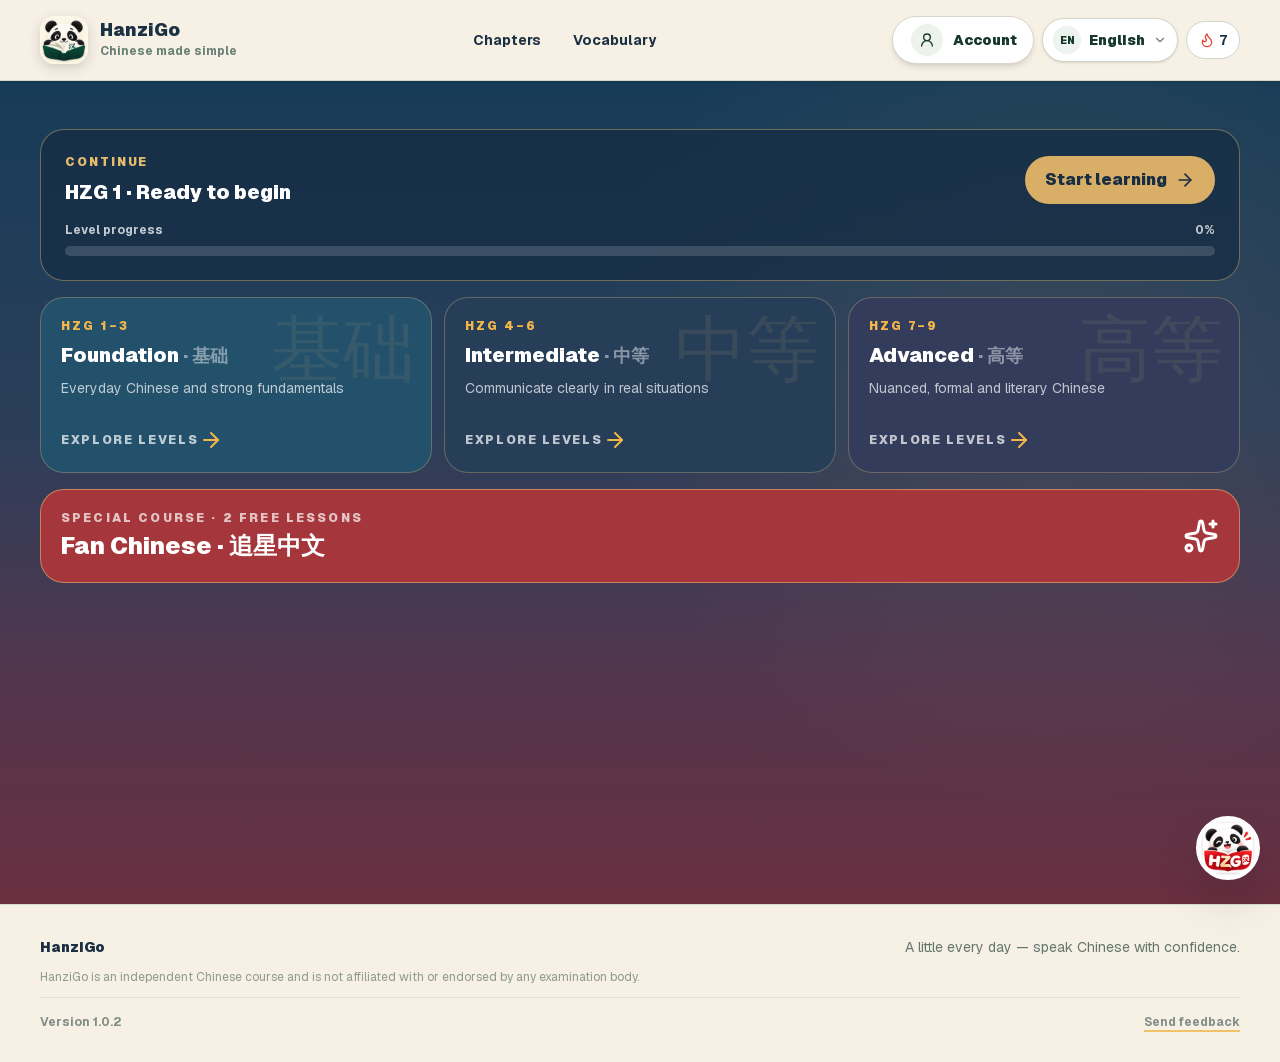
<file: hanzigo/index.html>
<!DOCTYPE html><html lang="en"><head><meta charSet="utf-8"/><meta name="viewport" content="width=device-width, initial-scale=1"/><link rel="stylesheet" href="/hanzigo/_next/static/css/index.BLP8loLt.css" data-rsc-css-href="/hanzigo/_next/static/css/index.BLP8loLt.css" data-precedence="vite-rsc/importer-resources"/><link rel="modulepreload" fetchPriority="low" href="/hanzigo/_next/static/chunks/index-DDDCmlrj.js"/><script src="/hanzigo/_next/static/chunks/rolldown-runtime-DAXTNgMK.js" type="module" async=""></script><script src="/hanzigo/_next/static/chunks/framework-CflYDzku.js" type="module" async=""></script><link rel="modulepreload" href="/hanzigo/_next/static/chunks/layout-segment-context-ZbepoIjk.js" crossorigin=""/><link rel="modulepreload" href="/hanzigo/_next/static/chunks/auth-provider-BfVkB3yS.js" crossorigin=""/><link rel="modulepreload" href="/hanzigo/_next/static/chunks/premium-provider-txLu0Kz2.js" crossorigin=""/><link rel="modulepreload" href="/hanzigo/_next/static/chunks/page-jNmlUzeB.js" crossorigin=""/><title>HanziGo – Learn Chinese 汉字</title><meta name="description" content="Learn Chinese step by step with nine HZG levels, multilingual explanations, listening, reading, writing, grammar, and Fan Chinese."/><meta property="og:title" content="HanziGo – Learn Chinese"/><meta property="og:description" content="Nine levels of Chinese learning, from your first words to advanced skills."/><meta name="twitter:card" content="summary_large_image"/><meta name="twitter:title" content="HanziGo – Learn Chinese"/><meta name="twitter:description" content="Nine levels of Chinese learning, from your first words to advanced skills."/><link rel="canonical" href="https://iceaxestudio.github.io/hanzigo"/><script>Object.assign(((self[Symbol.for("vinext.navigationRuntime")]??={bootstrap:{routeManifest:null},functions:{}}).bootstrap.rsc??={rsc:[]}),{params:{},nav:{"pathname":"/","searchParams":[]}})</script><link rel="modulepreload" href="/hanzigo/_next/static/chunks/index-DDDCmlrj.js" />
<link rel="preload" href="/hanzigo/_next/static/_vinext_fonts/geist-8ac0455e797f/geist-98bbbccb.woff2" as="font" type="font/woff2" crossorigin />
<link rel="preload" href="/hanzigo/_next/static/_vinext_fonts/geist-mono-00e989178794/geist-mono-013b2f2f.woff2" as="font" type="font/woff2" crossorigin />
<style data-vinext-fonts>/* cyrillic-ext */
@font-face {
  font-family: 'Geist';
  font-style: normal;
  font-weight: 100 900;
  font-display: swap;
  src: url(/hanzigo/_next/static/_vinext_fonts/geist-8ac0455e797f/geist-ff2310f5.woff2) format('woff2');
  unicode-range: U+0460-052F, U+1C80-1C8A, U+20B4, U+2DE0-2DFF, U+A640-A69F, U+FE2E-FE2F;
}
/* cyrillic */
@font-face {
  font-family: 'Geist';
  font-style: normal;
  font-weight: 100 900;
  font-display: swap;
  src: url(/hanzigo/_next/static/_vinext_fonts/geist-8ac0455e797f/geist-875ccdd4.woff2) format('woff2');
  unicode-range: U+0301, U+0400-045F, U+0490-0491, U+04B0-04B1, U+2116;
}
/* vietnamese */
@font-face {
  font-family: 'Geist';
  font-style: normal;
  font-weight: 100 900;
  font-display: swap;
  src: url(/hanzigo/_next/static/_vinext_fonts/geist-8ac0455e797f/geist-52306abf.woff2) format('woff2');
  unicode-range: U+0102-0103, U+0110-0111, U+0128-0129, U+0168-0169, U+01A0-01A1, U+01AF-01B0, U+0300-0301, U+0303-0304, U+0308-0309, U+0323, U+0329, U+1EA0-1EF9, U+20AB;
}
/* latin-ext */
@font-face {
  font-family: 'Geist';
  font-style: normal;
  font-weight: 100 900;
  font-display: swap;
  src: url(/hanzigo/_next/static/_vinext_fonts/geist-8ac0455e797f/geist-001175b1.woff2) format('woff2');
  unicode-range: U+0100-02BA, U+02BD-02C5, U+02C7-02CC, U+02CE-02D7, U+02DD-02FF, U+0304, U+0308, U+0329, U+1D00-1DBF, U+1E00-1E9F, U+1EF2-1EFF, U+2020, U+20A0-20AB, U+20AD-20C0, U+2113, U+2C60-2C7F, U+A720-A7FF;
}
/* latin */
@font-face {
  font-family: 'Geist';
  font-style: normal;
  font-weight: 100 900;
  font-display: swap;
  src: url(/hanzigo/_next/static/_vinext_fonts/geist-8ac0455e797f/geist-98bbbccb.woff2) format('woff2');
  unicode-range: U+0000-00FF, U+0131, U+0152-0153, U+02BB-02BC, U+02C6, U+02DA, U+02DC, U+0304, U+0308, U+0329, U+2000-206F, U+20AC, U+2122, U+2191, U+2193, U+2212, U+2215, U+FEFF, U+FFFD;
}

@font-face {
  font-family: 'Geist Fallback';
  src: local("Arial");
  ascent-override: 95.94%;
  descent-override: 28.16%;
  line-gap-override: 0.00%;
  size-adjust: 104.76%;
}

.__font_geist_0p5vxvw { font-family: 'Geist', 'Geist Fallback'; font-style: normal; }

.__variable_geist_0p5vxvw { --font-geist-sans: 'Geist', 'Geist Fallback'; }

/* cyrillic-ext */
@font-face {
  font-family: 'Geist Mono';
  font-style: normal;
  font-weight: 100 900;
  font-display: swap;
  src: url(/hanzigo/_next/static/_vinext_fonts/geist-mono-00e989178794/geist-mono-f6b33328.woff2) format('woff2');
  unicode-range: U+0460-052F, U+1C80-1C8A, U+20B4, U+2DE0-2DFF, U+A640-A69F, U+FE2E-FE2F;
}
/* cyrillic */
@font-face {
  font-family: 'Geist Mono';
  font-style: normal;
  font-weight: 100 900;
  font-display: swap;
  src: url(/hanzigo/_next/static/_vinext_fonts/geist-mono-00e989178794/geist-mono-44e03052.woff2) format('woff2');
  unicode-range: U+0301, U+0400-045F, U+0490-0491, U+04B0-04B1, U+2116;
}
/* symbols2 */
@font-face {
  font-family: 'Geist Mono';
  font-style: normal;
  font-weight: 100 900;
  font-display: swap;
  src: url(/hanzigo/_next/static/_vinext_fonts/geist-mono-00e989178794/geist-mono-0638449e.woff2) format('woff2');
  unicode-range: U+2000-2001, U+2004-2008, U+200A, U+23B8-23BD, U+2500-259F;
}
/* vietnamese */
@font-face {
  font-family: 'Geist Mono';
  font-style: normal;
  font-weight: 100 900;
  font-display: swap;
  src: url(/hanzigo/_next/static/_vinext_fonts/geist-mono-00e989178794/geist-mono-971fb274.woff2) format('woff2');
  unicode-range: U+0102-0103, U+0110-0111, U+0128-0129, U+0168-0169, U+01A0-01A1, U+01AF-01B0, U+0300-0301, U+0303-0304, U+0308-0309, U+0323, U+0329, U+1EA0-1EF9, U+20AB;
}
/* latin-ext */
@font-face {
  font-family: 'Geist Mono';
  font-style: normal;
  font-weight: 100 900;
  font-display: swap;
  src: url(/hanzigo/_next/static/_vinext_fonts/geist-mono-00e989178794/geist-mono-44745446.woff2) format('woff2');
  unicode-range: U+0100-02BA, U+02BD-02C5, U+02C7-02CC, U+02CE-02D7, U+02DD-02FF, U+0304, U+0308, U+0329, U+1D00-1DBF, U+1E00-1E9F, U+1EF2-1EFF, U+2020, U+20A0-20AB, U+20AD-20C0, U+2113, U+2C60-2C7F, U+A720-A7FF;
}
/* latin */
@font-face {
  font-family: 'Geist Mono';
  font-style: normal;
  font-weight: 100 900;
  font-display: swap;
  src: url(/hanzigo/_next/static/_vinext_fonts/geist-mono-00e989178794/geist-mono-013b2f2f.woff2) format('woff2');
  unicode-range: U+0000-00FF, U+0131, U+0152-0153, U+02BB-02BC, U+02C6, U+02DA, U+02DC, U+0304, U+0308, U+0329, U+2000-206F, U+20AC, U+2122, U+2191, U+2193, U+2212, U+2215, U+FEFF, U+FFFD;
}

@font-face {
  font-family: 'Geist Mono Fallback';
  src: local("Arial");
  ascent-override: 74.67%;
  descent-override: 21.92%;
  line-gap-override: 0.00%;
  size-adjust: 134.59%;
}

.__font_geist_mono_0ultomb { font-family: 'Geist Mono', 'Geist Mono Fallback'; font-style: normal; }

.__variable_geist_mono_0ultomb { --font-geist-mono: 'Geist Mono', 'Geist Mono Fallback'; }
</style>
</head><body class="__variable_geist_0p5vxvw __variable_geist_mono_0ultomb antialiased"><main class="min-h-screen bg-[#f7f0e4] text-[#1c3044]"><header class="sticky top-0 z-50 border-b border-[#d8d5cb] bg-[#f7f0e4]/95 px-3 py-3 shadow-sm backdrop-blur md:px-10 md:py-4"><div class="mx-auto flex max-w-7xl items-center justify-between gap-6"><div class="flex items-center gap-3"><img src="/hanzigo/_next/static/media/icon-panda-han-play.c04b97ae.png" alt="HanziGo panda reading a Chinese book" width="48" height="48" class="h-12 w-12 shrink-0 rounded-[.9rem] object-cover shadow-[0_4px_12px_rgba(31,50,68,.18)]"/><div class="hidden sm:block"><p class="text-lg font-black leading-none">HanziGo</p><p class="mt-1 hidden text-xs font-bold text-[#688076] sm:block">Chinese made simple</p></div></div><nav class="hidden items-center gap-8 text-sm font-bold md:flex"><a href="#words">Chapters</a><a href="#words">Vocabulary</a></nav><div class="flex items-center gap-2"><button class="group relative flex h-12 items-center gap-2 overflow-hidden rounded-full border px-4 text-sm font-black transition hover:-translate-y-0.5 bg-white text-[#17382d] shadow-md"><span class="relative grid h-9 w-9 shrink-0 place-items-center rounded-full p-[2px] transition-all duration-1000"><span class="relative grid h-full w-full place-items-center rounded-full bg-[#edf2ec]"><svg xmlns="http://www.w3.org/2000/svg" width="24" height="24" viewBox="0 0 24 24" fill="none" stroke="currentColor" stroke-width="2" stroke-linecap="round" stroke-linejoin="round" class="lucide lucide-user-round h-4 w-4" aria-hidden="true"><circle cx="12" cy="8" r="5"></circle><path d="M20 21a8 8 0 0 0-16 0"></path></svg></span></span><span class="">Account</span></button><div class="relative"><button aria-haspopup="listbox" aria-expanded="false" class="flex h-11 items-center gap-2 rounded-full border bg-white px-2.5 shadow-sm transition border-[#cfd6cb] hover:border-[#8fa399]"><span class="grid h-7 min-w-7 place-items-center rounded-full bg-[#edf4ef] px-1 text-[10px] font-black text-[#17382d]">EN</span><span class="hidden text-sm font-black text-[#17382d] sm:block">English</span><svg xmlns="http://www.w3.org/2000/svg" width="24" height="24" viewBox="0 0 24 24" fill="none" stroke="currentColor" stroke-width="2" stroke-linecap="round" stroke-linejoin="round" class="lucide lucide-chevron-down h-3.5 w-3.5 text-[#688076] transition" aria-hidden="true"><path d="m6 9 6 6 6-6"></path></svg></button></div><span class="streak hidden items-center gap-1 rounded-full border border-[#cfd6cb] bg-white px-3 py-2 text-sm font-bold sm:flex"><svg xmlns="http://www.w3.org/2000/svg" width="24" height="24" viewBox="0 0 24 24" fill="none" stroke="currentColor" stroke-width="2" stroke-linecap="round" stroke-linejoin="round" class="lucide lucide-flame h-4 w-4 text-[#df4937]" aria-hidden="true"><path d="M12 3q1 4 4 6.5t3 5.5a1 1 0 0 1-14 0 5 5 0 0 1 1-3 1 1 0 0 0 5 0c0-2-1.5-3-1.5-5q0-2 2.5-4"></path></svg> 7</span></div></div></header><section id="words" class="brocade-course min-h-[calc(100vh-77px)] px-5 py-8 text-white lg:px-10"><div class="mx-auto max-w-7xl"><div class="py-2 md:py-4"><div class="rounded-[1.5rem] border border-[#d7b677]/45 bg-[#172d45]/80 p-5 sm:p-6"><div class="flex flex-wrap items-center justify-between gap-4"><div><p class="text-xs font-black uppercase tracking-[.16em] text-[#e5bb6d]">Continue</p><h2 class="mt-2 text-xl font-black">HZG <!-- -->1<!-- --> ·<!-- --> <!-- -->Ready to begin</h2></div><button class="inline-flex items-center gap-2 rounded-2xl bg-[#d9af68] px-5 py-3 font-black text-[#182e43] transition hover:bg-[#efc885]">Start learning<svg xmlns="http://www.w3.org/2000/svg" width="24" height="24" viewBox="0 0 24 24" fill="none" stroke="currentColor" stroke-width="2" stroke-linecap="round" stroke-linejoin="round" class="lucide lucide-arrow-right h-5 w-5" aria-hidden="true"><path d="M5 12h14"></path><path d="m12 5 7 7-7 7"></path></svg></button></div><div class="mt-4 flex items-center justify-between text-xs font-bold text-white/75"><span>Level progress</span><span>0<!-- -->%</span></div><div role="progressbar" aria-label="Current level progress" aria-valuenow="0" aria-valuemin="0" aria-valuemax="100" class="mt-2 h-2.5 overflow-hidden rounded-full bg-white/15"><div class="h-full rounded-full bg-gradient-to-r from-[#d8a25f] to-[#f1ce8a] transition-[width]" style="width:0%"></div></div></div><div class="mt-4 grid gap-3 md:grid-cols-3"><button class="group relative flex min-h-[11rem] flex-col overflow-hidden rounded-[1.5rem] border border-[#d7b677]/35 p-5 text-left transition hover:border-[#e3c686]/80 bg-[#23506b] hover:bg-[#2b5d7b]"><span class="pointer-events-none absolute right-4 top-4 font-serif text-[4.5rem] leading-none text-[#d5b979]/10" aria-hidden="true">基础</span><p class="text-xs font-black uppercase tracking-[.16em] text-[#f2b64a]">HZG <!-- -->1–3</p><p class="mt-2 text-xl font-black leading-tight">Foundation<!-- --> <span class="text-lg text-white/45">· <!-- -->基础</span></p><p class="mt-2 text-sm leading-5 text-white/70">Everyday Chinese and strong fundamentals</p><div class="mt-auto flex items-center justify-between pt-4"><span class="text-xs font-black uppercase tracking-[.14em] text-white/70">Explore levels</span><svg xmlns="http://www.w3.org/2000/svg" width="24" height="24" viewBox="0 0 24 24" fill="none" stroke="currentColor" stroke-width="2" stroke-linecap="round" stroke-linejoin="round" class="lucide lucide-arrow-right h-6 w-6 text-[#f2b64a] transition group-hover:translate-x-1" aria-hidden="true"><path d="M5 12h14"></path><path d="m12 5 7 7-7 7"></path></svg></div></button><button class="group relative flex min-h-[11rem] flex-col overflow-hidden rounded-[1.5rem] border border-[#d7b677]/35 p-5 text-left transition hover:border-[#e3c686]/80 bg-[#273e59] hover:bg-[#31506e]"><span class="pointer-events-none absolute right-4 top-4 font-serif text-[4.5rem] leading-none text-[#d5b979]/10" aria-hidden="true">中等</span><p class="text-xs font-black uppercase tracking-[.16em] text-[#f2b64a]">HZG <!-- -->4–6</p><p class="mt-2 text-xl font-black leading-tight">Intermediate<!-- --> <span class="text-lg text-white/45">· <!-- -->中等</span></p><p class="mt-2 text-sm leading-5 text-white/70">Communicate clearly in real situations</p><div class="mt-auto flex items-center justify-between pt-4"><span class="text-xs font-black uppercase tracking-[.14em] text-white/70">Explore levels</span><svg xmlns="http://www.w3.org/2000/svg" width="24" height="24" viewBox="0 0 24 24" fill="none" stroke="currentColor" stroke-width="2" stroke-linecap="round" stroke-linejoin="round" class="lucide lucide-arrow-right h-6 w-6 text-[#f2b64a] transition group-hover:translate-x-1" aria-hidden="true"><path d="M5 12h14"></path><path d="m12 5 7 7-7 7"></path></svg></div></button><button class="group relative flex min-h-[11rem] flex-col overflow-hidden rounded-[1.5rem] border border-[#d7b677]/35 p-5 text-left transition hover:border-[#e3c686]/80 bg-[#333d5b] hover:bg-[#404b6b]"><span class="pointer-events-none absolute right-4 top-4 font-serif text-[4.5rem] leading-none text-[#d5b979]/10" aria-hidden="true">高等</span><p class="text-xs font-black uppercase tracking-[.16em] text-[#f2b64a]">HZG <!-- -->7–9</p><p class="mt-2 text-xl font-black leading-tight">Advanced<!-- --> <span class="text-lg text-white/45">· <!-- -->高等</span></p><p class="mt-2 text-sm leading-5 text-white/70">Nuanced, formal and literary Chinese</p><div class="mt-auto flex items-center justify-between pt-4"><span class="text-xs font-black uppercase tracking-[.14em] text-white/70">Explore levels</span><svg xmlns="http://www.w3.org/2000/svg" width="24" height="24" viewBox="0 0 24 24" fill="none" stroke="currentColor" stroke-width="2" stroke-linecap="round" stroke-linejoin="round" class="lucide lucide-arrow-right h-6 w-6 text-[#f2b64a] transition group-hover:translate-x-1" aria-hidden="true"><path d="M5 12h14"></path><path d="m12 5 7 7-7 7"></path></svg></div></button></div><button class="group mt-4 flex w-full items-center justify-between overflow-hidden rounded-[1.5rem] border border-[#d8a36e]/70 bg-[#a5363b] p-5 text-left transition hover:bg-[#b84749]"><span><span class="block text-xs font-black uppercase tracking-[.18em] text-white/70">Special course · 2 free lessons</span><span class="mt-1 block text-2xl font-black">Fan Chinese<!-- --> · 追星中文</span></span><svg xmlns="http://www.w3.org/2000/svg" width="24" height="24" viewBox="0 0 24 24" fill="none" stroke="currentColor" stroke-width="2" stroke-linecap="round" stroke-linejoin="round" class="lucide lucide-sparkles h-9 w-9 shrink-0 transition group-hover:rotate-12" aria-hidden="true"><path d="M11.017 2.814a1 1 0 0 1 1.966 0l1.051 5.558a2 2 0 0 0 1.594 1.594l5.558 1.051a1 1 0 0 1 0 1.966l-5.558 1.051a2 2 0 0 0-1.594 1.594l-1.051 5.558a1 1 0 0 1-1.966 0l-1.051-5.558a2 2 0 0 0-1.594-1.594l-5.558-1.051a1 1 0 0 1 0-1.966l5.558-1.051a2 2 0 0 0 1.594-1.594z"></path><path d="M20 2v4"></path><path d="M22 4h-4"></path><circle cx="4" cy="20" r="2"></circle></svg></button></div></div><button aria-label="Panda Chinese idiom lesson" class="fixed bottom-5 right-5 z-50 h-16 w-16 overflow-hidden rounded-full border-4 border-white bg-white shadow-2xl transition hover:scale-105"><img src="/hanzigo/panda-assistant.jpg" alt="" class="h-full w-full object-cover"/></button></section><footer class="border-t border-[#d8ddd3] px-5 py-8 lg:px-10"><div class="mx-auto flex max-w-7xl flex-wrap items-center justify-between gap-3 text-sm text-[#64766f]"><p class="font-black text-[#1c3044]">HanziGo</p><p>A little every day — speak Chinese with confidence.</p><p class="w-full text-xs opacity-70">HanziGo is an independent Chinese course and is not affiliated with or endorsed by any examination body.</p><div class="flex w-full flex-wrap items-center justify-between gap-2 border-t border-[#d8ddd3] pt-4 text-xs font-bold opacity-80"><p>Version<!-- --> <!-- -->1.0.2</p><a class="underline decoration-[#f2b64a] decoration-2 underline-offset-4 transition hover:text-[#17382d]" href="mailto:support.iceaxestudio@gmail.com?subject=HanziGo%20Feedback">Send feedback</a></div></div></footer></main><script type="module" src="/hanzigo/_next/static/chunks/index-DDDCmlrj.js" id="_R_" async=""></script><script>((self[Symbol.for("vinext.navigationRuntime")]??={bootstrap:{routeManifest:null},functions:{}}).bootstrap.rsc??={rsc:[]}).rsc.push("2:I[\"d3e49f7d02a9\",[],\"AuthProvider\",1]\n")</script><script>((self[Symbol.for("vinext.navigationRuntime")]??={bootstrap:{routeManifest:null},functions:{}}).bootstrap.rsc??={rsc:[]}).rsc.push("3:I[\"1dbfa8d3489f\",[],\"PremiumProvider\",1]\n")</script><script>((self[Symbol.for("vinext.navigationRuntime")]??={bootstrap:{routeManifest:null},functions:{}}).bootstrap.rsc??={rsc:[]}).rsc.push("4:I[\"8c0f216c4604\",[],\"Children\",1]\n")</script><script>((self[Symbol.for("vinext.navigationRuntime")]??={bootstrap:{routeManifest:null},functions:{}}).bootstrap.rsc??={rsc:[]}).rsc.push("5:I[\"593f344dc510\",[],\"GlobalErrorBoundary\",1]\n")</script><script>((self[Symbol.for("vinext.navigationRuntime")]??={bootstrap:{routeManifest:null},functions:{}}).bootstrap.rsc??={rsc:[]}).rsc.push("6:I[\"0b874ad30386\",[],\"default\",1]\n")</script><script>((self[Symbol.for("vinext.navigationRuntime")]??={bootstrap:{routeManifest:null},functions:{}}).bootstrap.rsc??={rsc:[]}).rsc.push("7:I[\"593f344dc510\",[],\"ErrorBoundary\",1]\n")</script><script>((self[Symbol.for("vinext.navigationRuntime")]??={bootstrap:{routeManifest:null},functions:{}}).bootstrap.rsc??={rsc:[]}).rsc.push("8:I[\"15c18cfaeeff\",[],\"LayoutSegmentProvider\",1]\n")</script><script>((self[Symbol.for("vinext.navigationRuntime")]??={bootstrap:{routeManifest:null},functions:{}}).bootstrap.rsc??={rsc:[]}).rsc.push("9:I[\"8c0f216c4604\",[],\"Slot\",1]\n")</script><script>((self[Symbol.for("vinext.navigationRuntime")]??={bootstrap:{routeManifest:null},functions:{}}).bootstrap.rsc??={rsc:[]}).rsc.push("a:I[\"593f344dc510\",[],\"NotFoundBoundary\",1]\n")</script><script>((self[Symbol.for("vinext.navigationRuntime")]??={bootstrap:{routeManifest:null},functions:{}}).bootstrap.rsc??={rsc:[]}).rsc.push("b:I[\"9276801271d6\",[],\"AppRouterScrollTarget\",1]\n")</script><script>((self[Symbol.for("vinext.navigationRuntime")]??={bootstrap:{routeManifest:null},functions:{}}).bootstrap.rsc??={rsc:[]}).rsc.push("c:I[\"593f344dc510\",[],\"RedirectBoundary\",1]\n")</script><script>((self[Symbol.for("vinext.navigationRuntime")]??={bootstrap:{routeManifest:null},functions:{}}).bootstrap.rsc??={rsc:[]}).rsc.push(":HL[\"/hanzigo/_next/static/css/index.BLP8loLt.css\",\"style\"     ]\n")</script><script>((self[Symbol.for("vinext.navigationRuntime")]??={bootstrap:{routeManifest:null},functions:{}}).bootstrap.rsc??={rsc:[]}).rsc.push("0:{\"page:/\":\"$L1\",\"layout:/\":[[[\"$\",\"link\",\"css:/hanzigo/_next/static/css/index.BLP8loLt.css\",{\"rel\":\"stylesheet\",\"precedence\":\"vite-rsc/importer-resources\",\"href\":\"/hanzigo/_next/static/css/index.BLP8loLt.css\",\"data-rsc-css-href\":\"/hanzigo/_next/static/css/index.BLP8loLt.css\"}],\"$undefined\"],[\"$\",\"html\",null,{\"lang\":\"en\",\"children\":[\"$\",\"body\",null,{\"className\":\"__variable_geist_0p5vxvw __variable_geist_mono_0ultomb antialiased\",\"children\":[\"$\",\"$L2\",null,{\"children\":[\"$\",\"$L3\",null,{\"children\":[\"$\",\"$L4\",null,{}]}]}]}]}]],\"route:/\":[[[\"$\",\"meta\",null,{\"charSet\":\"utf-8\"}],[[\"$\",\"title\",\"0\",{\"children\":\"HanziGo – Learn Chinese 汉字\"}],[\"$\",\"meta\",\"1\",{\"name\":\"description\",\"content\":\"Learn Chinese step by step with nine HZG levels, multilingual explanations, listening, reading, writing, grammar, and Fan Chinese.\"}],[\"$\",\"meta\",\"2\",{\"property\":\"og:title\",\"content\":\"HanziGo – Learn Chinese\"}],[\"$\",\"meta\",\"3\",{\"property\":\"og:description\",\"content\":\"Nine levels of Chinese learning, from your first words to advanced skills.\"}],[\"$\",\"meta\",\"4\",{\"name\":\"twitter:card\",\"content\":\"summary_large_image\"}],[\"$\",\"meta\",\"5\",{\"name\":\"twitter:title\",\"content\":\"HanziGo – Learn Chinese\"}],[\"$\",\"meta\",\"6\",{\"name\":\"twitter:description\",\"content\":\"Nine levels of Chinese learning, from your first words to advanced skills.\"}],[\"$\",\"link\",\"7\",{\"rel\":\"canonical\",\"href\":\"https://iceaxestudio.github.io/hanzigo\"}]],[[\"$\",\"meta\",\"0\",{\"name\":\"viewport\",\"content\":\"width=device-width, initial-scale=1\"}]]],[\"$\",\"$L5\",null,{\"fallback\":\"$6\",\"children\":[\"$\",\"$L7\",null,{\"fallback\":\"$6\",\"children\":[\"$\",\"$L8\",null,{\"providerId\":\"layout:/\",\"segmentMap\":{\"children\":[]},\"children\":[\"$\",\"$L9\",null,{\"id\":\"layout:/\",\"parallelSlots\":\"$undefined\",\"children\":[\"$\",\"$La\",null,{\"resetKey\":\"\",\"fallback\":[[\"$\",\"title\",null,{\"children\":\"404: This page could not be found.\"}],[\"$\",\"div\",null,{\"style\":{\"fontFamily\":\"system-ui,\\\"Segoe UI\\\",Roboto,Helvetica,Arial,sans-serif,\\\"Apple Color Emoji\\\",\\\"Segoe UI Emoji\\\"\",\"height\":\"100vh\",\"textAlign\":\"center\",\"display\":\"flex\",\"flexDirection\":\"column\",\"alignItems\":\"center\",\"justifyContent\":\"center\"},\"children\":[\"$\",\"div\",null,{\"children\":[[\"$\",\"style\",null,{\"dangerouslySetInnerHTML\":{\"__html\":\"body{color:#000;background:#fff;margin:0}.next-error-h1{border-right:1px solid rgba(0,0,0,.3)}@media (prefers-color-scheme:dark){body{color:#fff;background:#000}.next-error-h1{border-right:1px solid rgba(255,255,255,.3)}}\"}}],[\"$\",\"h1\",null,{\"className\":\"next-error-h1\",\"style\":{\"display\":\"inline-block\",\"margin\":\"0 20px 0 0\",\"padding\":\"0 23px 0 0\",\"fontSize\":24,\"fontWeight\":500,\"verticalAlign\":\"top\",\"lineHeight\":\"49px\"},\"children\":404}],[\"$\",\"div\",null,{\"style\":{\"display\":\"inline-block\"},\"children\":[\"$\",\"h2\",null,{\"style\":{\"fontSize\":14,\"fontWeight\":400,\"lineHeight\":\"49px\",\"margin\":0},\"children\":\"This page could not be found.\"}]}]]}]}]],\"children\":[\"$\",\"$Lb\",null,{\"children\":[\"$\",\"$Lc\",null,{\"children\":[[\"$\",\"$L8\",null,{\"providerId\":\"page:/\",\"segmentMap\":{\"children\":[\"__PAGE__\"]},\"children\":[\"$\",\"$L9\",null,{\"id\":\"page:/\"}]}],null]}]}]}]}]}]}]}],null,null],\"__route\":\"route:/\",\"__interceptionContext\":null,\"__layoutIds\":[\"layout:/\"],\"__rootLayout\":\"/\",\"__bfcacheSegmentIdentities\":{\"layout:/\":\"[\\\"layout\\\",\\\"layout:/\\\",\\\"root-boundary:/\\\",\\\"\\\"]\",\"page:/\":\"[\\\"page\\\",\\\"page:/\\\",\\\"root-boundary:/\\\",\\\"\\\"]\"},\"__srcPage\":[\"page\"],\"__layoutFlags\":{\"layout:/\":\"s\"},\"__artifactCompatibility\":{\"schemaVersion\":1,\"graphVersion\":\"app-route-graph:1177fd80f83fa7b0\",\"deploymentVersion\":\"1659340a-4e4e-406b-96bf-948856e01e0f\",\"appElementsSchemaVersion\":1,\"rscPayloadSchemaVersion\":1,\"rootBoundaryId\":\"/\",\"renderEpoch\":null}}\n")</script><script>((self[Symbol.for("vinext.navigationRuntime")]??={bootstrap:{routeManifest:null},functions:{}}).bootstrap.rsc??={rsc:[]}).rsc.push("d:I[\"6efdf509a785\",[],\"default\",1]\n")</script><script>((self[Symbol.for("vinext.navigationRuntime")]??={bootstrap:{routeManifest:null},functions:{}}).bootstrap.rsc??={rsc:[]}).rsc.push("1:[\"$\",\"$Ld\",null,{\"params\":\"$@e\",\"searchParams\":\"$@f\"}]\n")</script><script>((self[Symbol.for("vinext.navigationRuntime")]??={bootstrap:{routeManifest:null},functions:{}}).bootstrap.rsc??={rsc:[]}).rsc.push("e:{}\n")</script><script>((self[Symbol.for("vinext.navigationRuntime")]??={bootstrap:{routeManifest:null},functions:{}}).bootstrap.rsc??={rsc:[]}).rsc.push("f:{}\n")</script><script>Object.assign(((self[Symbol.for("vinext.navigationRuntime")]??={bootstrap:{routeManifest:null},functions:{}}).bootstrap.rsc??={rsc:[]}),{"initialCacheKind":"dynamic"});((self[Symbol.for("vinext.navigationRuntime")]??={bootstrap:{routeManifest:null},functions:{}}).bootstrap.rsc??={rsc:[]}).done=true</script></body></html>
</file>
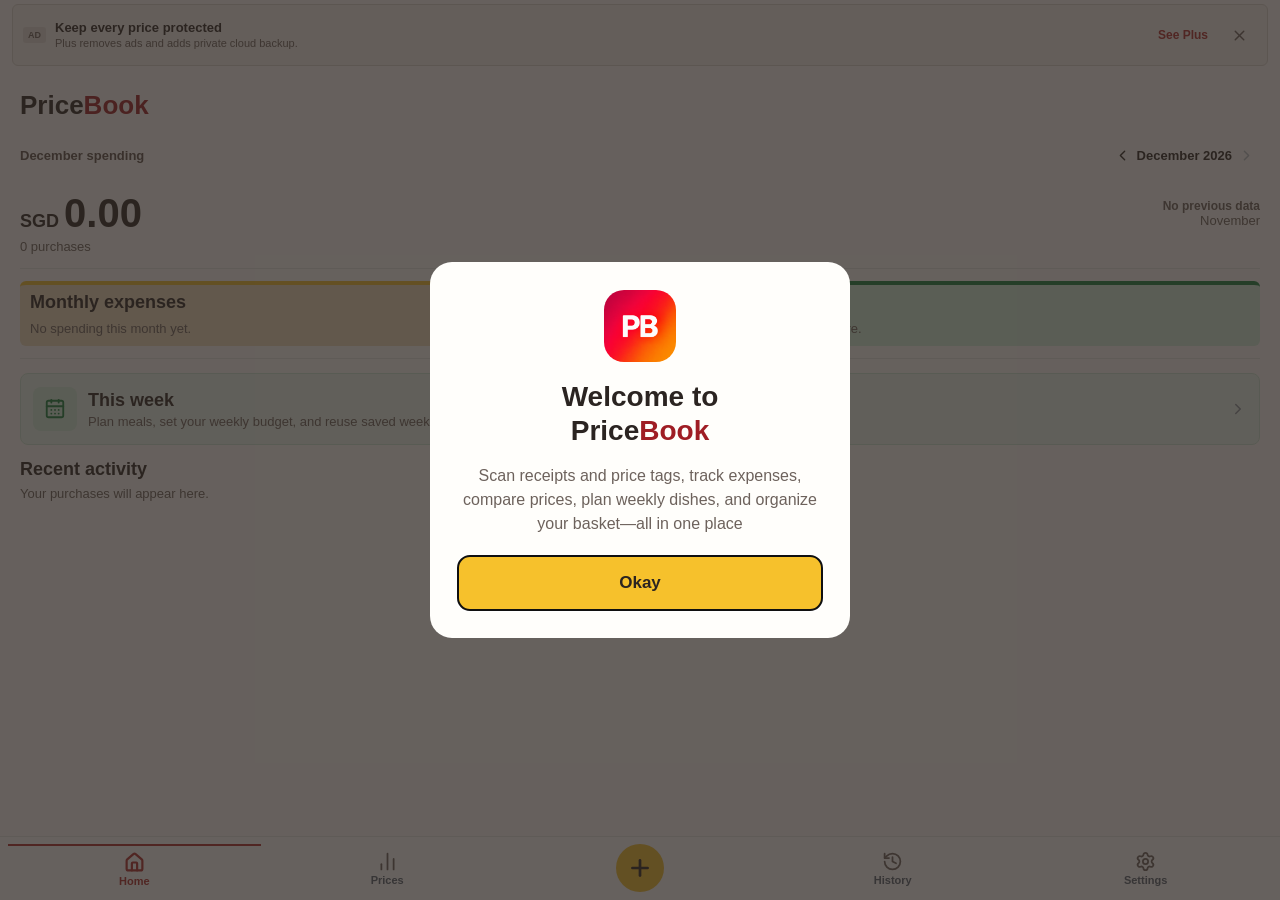
<file: pricebook-test/index.html>
<!DOCTYPE html>
<html lang="en">
  <head>
    <meta charset="utf-8" />
    <meta httpEquiv="X-UA-Compatible" content="IE=edge" />
    <meta name="viewport" content="width=device-width, initial-scale=1, shrink-to-fit=no" />
    <title>PriceBook</title>
    <!-- The `react-native-web` recommended style reset: https://necolas.github.io/react-native-web/docs/setup/#root-element -->
    <style id="expo-reset">
      /* These styles make the body full-height */
      html,
      body {
        height: 100%;
      }
      /* These styles disable body scrolling if you are using <ScrollView> */
      body {
        overflow: hidden;
      }
      /* These styles make the root element full-height */
      #root {
        display: flex;
        height: 100%;
        flex: 1;
      }
    </style>
  <link rel="icon" href="/pricebook-test/favicon.ico"/></head>

  <body>
    <!-- Use static rendering with Expo Router to support running without JavaScript. -->
    <noscript>
      You need to enable JavaScript to run this app.
    </noscript>
    <!-- The root element for your Expo app. -->
    <div id="root"></div>
  <script src="/pricebook-test/_expo/static/js/web/index-d2350ad9e3489cf4e7073079532075a7.js" defer></script>
</body>
</html>
</file>
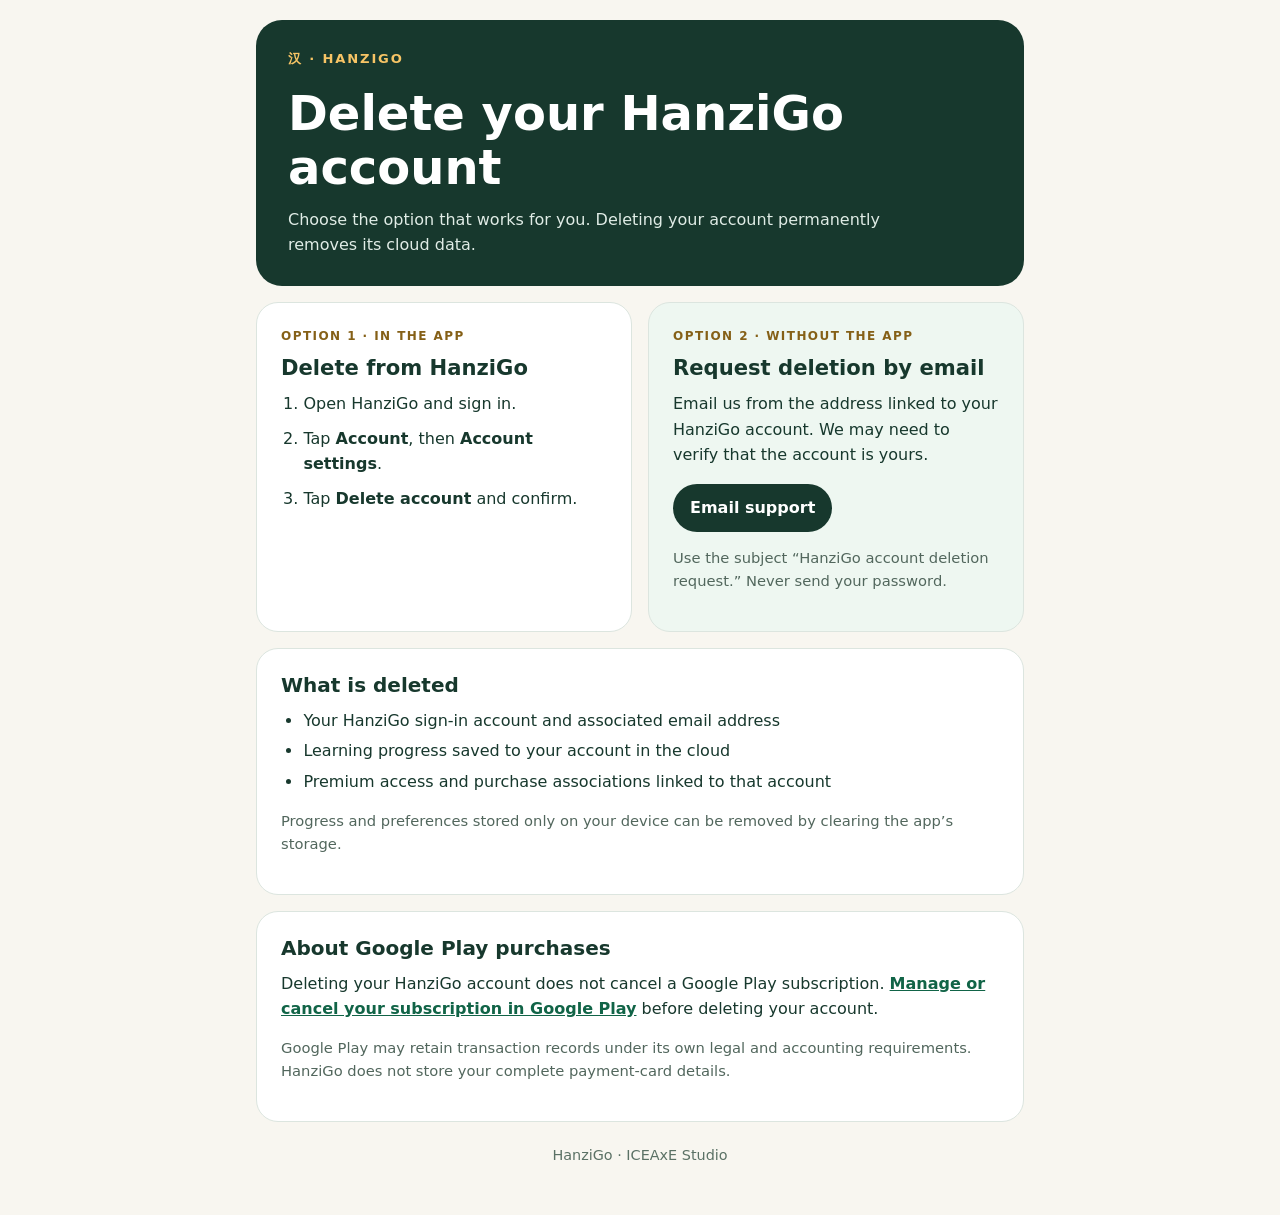
<file: hanzigo/account-deletion/index.html>
<!doctype html>
<html lang="en">
<head>
<meta charset="utf-8">
<meta name="viewport" content="width=device-width,initial-scale=1">
<meta name="theme-color" content="#17382d">
<title>Delete your HanziGo account</title>
<style>
:root{color-scheme:light;font-family:system-ui,-apple-system,Segoe UI,sans-serif;color:#17382d;background:#f8f6f0}*{box-sizing:border-box}body{margin:0;line-height:1.6}main{max-width:800px;margin:auto;padding:20px 16px 48px}.hero{background:#17382d;color:#fff;border-radius:26px;padding:28px 32px}.brand{color:#f7c465;font-size:.82rem;font-weight:800;letter-spacing:.14em}.hero h1{font-size:clamp(2rem,5vw,3rem);line-height:1.12;margin:18px 0 12px}.hero p{max-width:60ch;margin:0;color:#e0ece6}.grid{display:grid;grid-template-columns:1fr 1fr;gap:16px;margin-top:16px}.card{background:#fff;border:1px solid #dce5df;border-radius:22px;padding:24px}.card h2{font-size:1.32rem;line-height:1.25;margin:0 0 10px}.card p{margin:0 0 14px}.card ol{padding-left:1.4em;margin:0}.card li+li{margin-top:9px}.label{color:#856017;font-size:.75rem;font-weight:800;letter-spacing:.12em;text-transform:uppercase;margin-bottom:9px}.email-card{background:#eef7f1}.button{display:inline-block;background:#17382d;color:#fff;text-decoration:none;font-weight:750;padding:11px 17px;border-radius:999px;margin:2px 0 14px}.button:hover,.button:focus-visible{background:#28644b}.button:focus-visible,a:focus-visible{outline:3px solid #f4bf52;outline-offset:3px}.note{color:#52675d;font-size:.92rem}.details{margin-top:16px}.details h2{font-size:1.25rem}.details ul{margin:8px 0 14px;padding-left:1.4em}.details li+li{margin-top:5px}a{color:#116447;font-weight:700;overflow-wrap:anywhere}footer{text-align:center;color:#5b7165;font-size:.9rem;padding:22px 0 0}@media(max-width:650px){.grid{grid-template-columns:1fr}.hero{padding:24px}.card{padding:22px}.hero h1{margin-top:12px}}
</style>
</head>
<body>
<main>
<header class="hero"><div class="brand">汉 · HANZIGO</div><h1>Delete your HanziGo account</h1><p>Choose the option that works for you. Deleting your account permanently removes its cloud data.</p></header>
<div class="grid">
<section class="card"><div class="label">Option 1 · In the app</div><h2>Delete from HanziGo</h2><ol><li>Open HanziGo and sign in.</li><li>Tap <strong>Account</strong>, then <strong>Account settings</strong>.</li><li>Tap <strong>Delete account</strong> and confirm.</li></ol></section>
<section class="card email-card"><div class="label">Option 2 · Without the app</div><h2>Request deletion by email</h2><p>Email us from the address linked to your HanziGo account. We may need to verify that the account is yours.</p><a class="button" href="mailto:support.iceaxestudio@gmail.com?subject=HanziGo%20account%20deletion%20request">Email support</a><p class="note">Use the subject “HanziGo account deletion request.” Never send your password.</p></section>
</div>
<section class="card details"><h2>What is deleted</h2><ul><li>Your HanziGo sign-in account and associated email address</li><li>Learning progress saved to your account in the cloud</li><li>Premium access and purchase associations linked to that account</li></ul><p class="note">Progress and preferences stored only on your device can be removed by clearing the app’s storage.</p></section>
<section class="card details"><h2>About Google Play purchases</h2><p>Deleting your HanziGo account does not cancel a Google Play subscription. <a href="https://play.google.com/store/account/subscriptions">Manage or cancel your subscription in Google Play</a> before deleting your account.</p><p class="note">Google Play may retain transaction records under its own legal and accounting requirements. HanziGo does not store your complete payment-card details.</p></section>
<footer>HanziGo · ICEAxE Studio</footer>
</main>
</body>
</html>
</file>
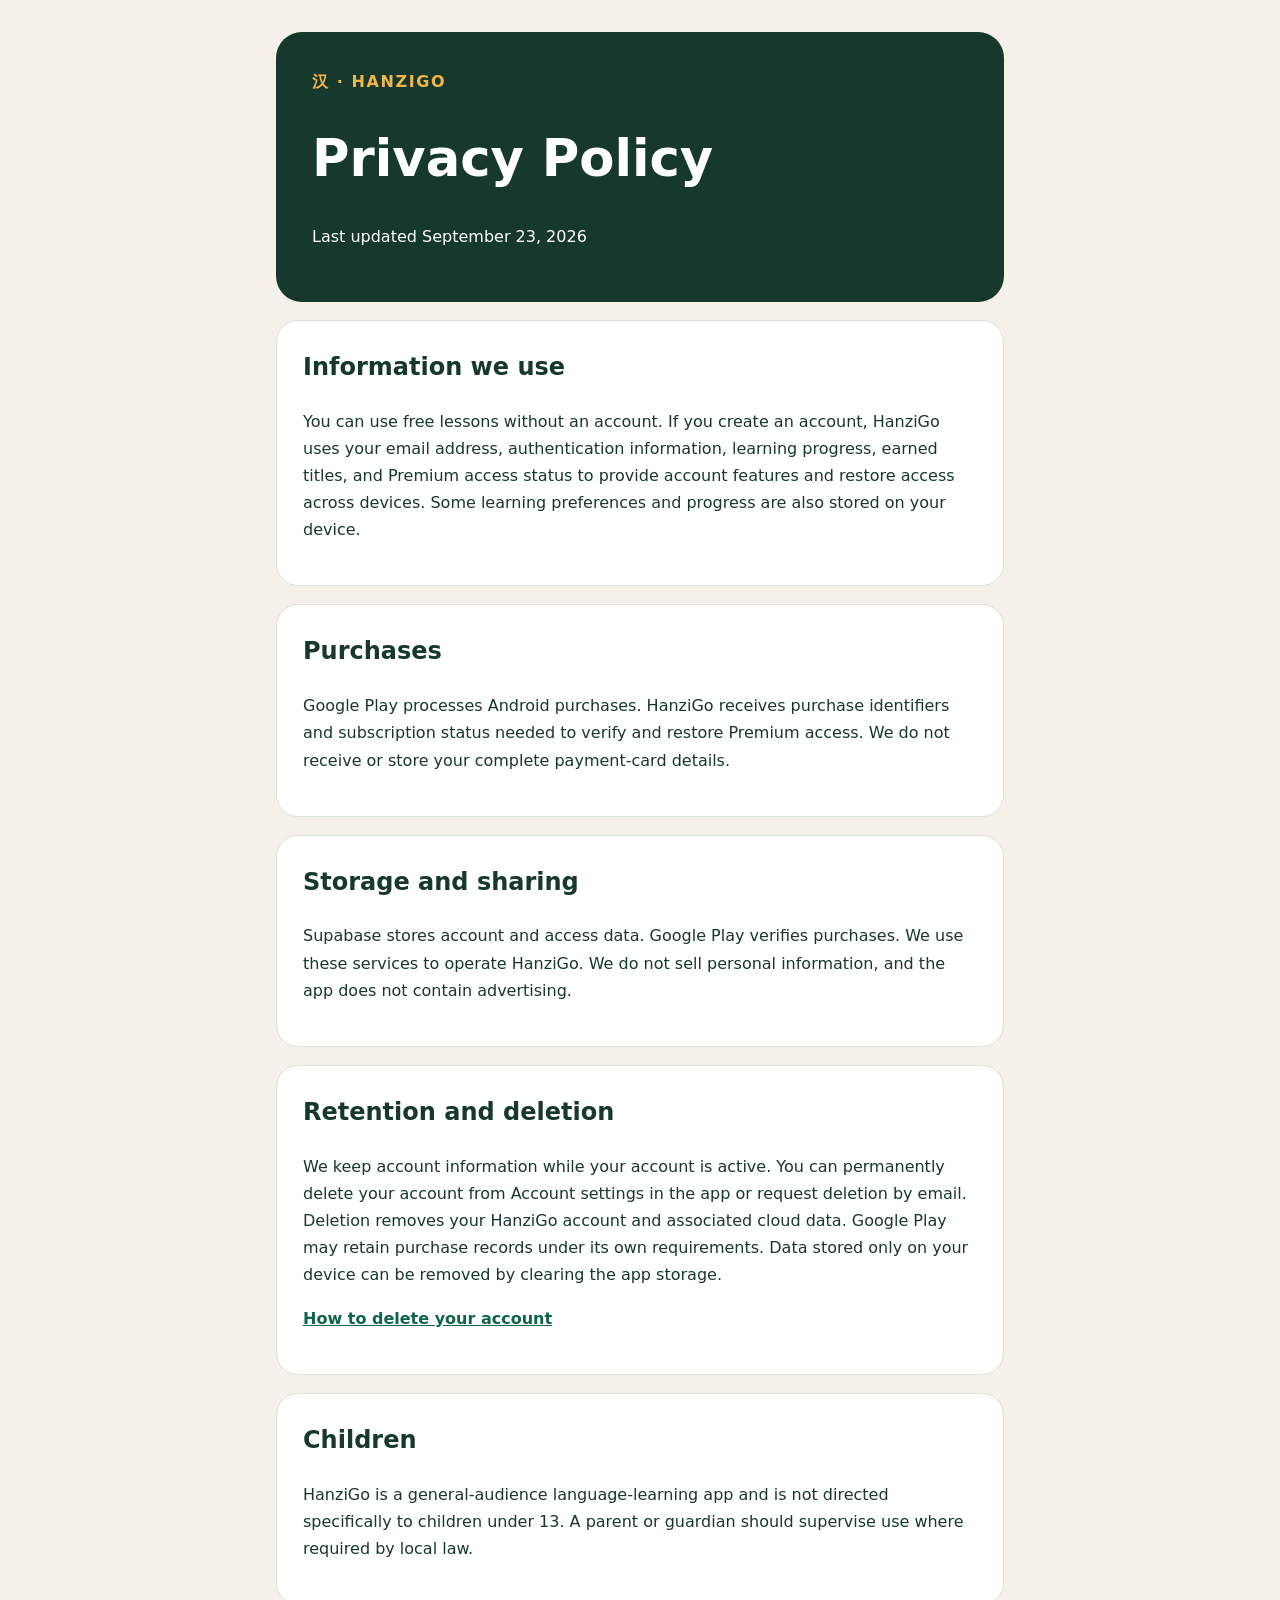
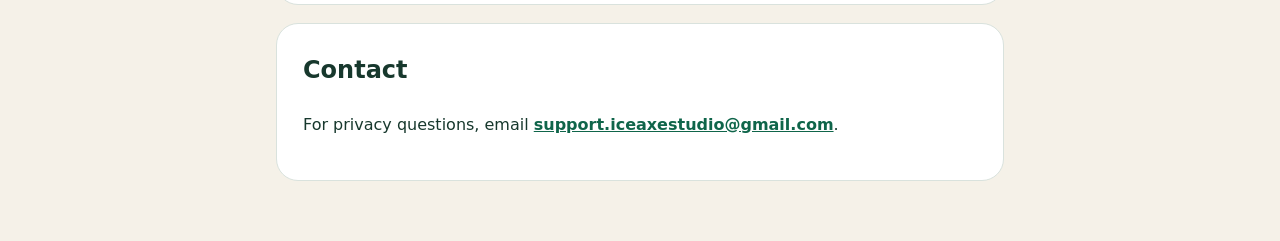
<file: hanzigo/privacy/index.html>
<!doctype html><html lang="en"><head><meta charset="utf-8"><meta name="viewport" content="width=device-width,initial-scale=1"><title>HanziGo Privacy Policy</title><style>*{box-sizing:border-box}body{margin:0;background:#f5f1e8;color:#17382d;font:16px/1.7 system-ui,sans-serif}main{max-width:760px;margin:auto;padding:32px 16px 60px}header{background:#17382d;color:white;padding:36px;border-radius:26px}.brand{color:#f2b64a;font-weight:800;letter-spacing:.1em}h1{font-size:clamp(2rem,7vw,3.2rem);line-height:1.15}section{background:#fff;border:1px solid #d9e2dd;border-radius:22px;padding:26px;margin-top:18px}h2{margin-top:0}a{color:#0f654a;font-weight:700;overflow-wrap:anywhere}@media(max-width:500px){header,section{padding:22px}}</style></head><body><main><header><div class="brand">汉 · HANZIGO</div><h1>Privacy Policy</h1><p>Last updated September 23, 2026</p></header><section><h2>Information we use</h2><p>You can use free lessons without an account. If you create an account, HanziGo uses your email address, authentication information, learning progress, earned titles, and Premium access status to provide account features and restore access across devices. Some learning preferences and progress are also stored on your device.</p></section><section><h2>Purchases</h2><p>Google Play processes Android purchases. HanziGo receives purchase identifiers and subscription status needed to verify and restore Premium access. We do not receive or store your complete payment-card details.</p></section><section><h2>Storage and sharing</h2><p>Supabase stores account and access data. Google Play verifies purchases. We use these services to operate HanziGo. We do not sell personal information, and the app does not contain advertising.</p></section><section><h2>Retention and deletion</h2><p>We keep account information while your account is active. You can permanently delete your account from Account settings in the app or request deletion by email. Deletion removes your HanziGo account and associated cloud data. Google Play may retain purchase records under its own requirements. Data stored only on your device can be removed by clearing the app storage.</p><p><a href="/hanzigo/account-deletion/">How to delete your account</a></p></section><section><h2>Children</h2><p>HanziGo is a general-audience language-learning app and is not directed specifically to children under 13. A parent or guardian should supervise use where required by local law.</p></section><section><h2>Contact</h2><p>For privacy questions, email <a href="mailto:support.iceaxestudio@gmail.com">support.iceaxestudio@gmail.com</a>.</p></section></main></body></html>
</file>
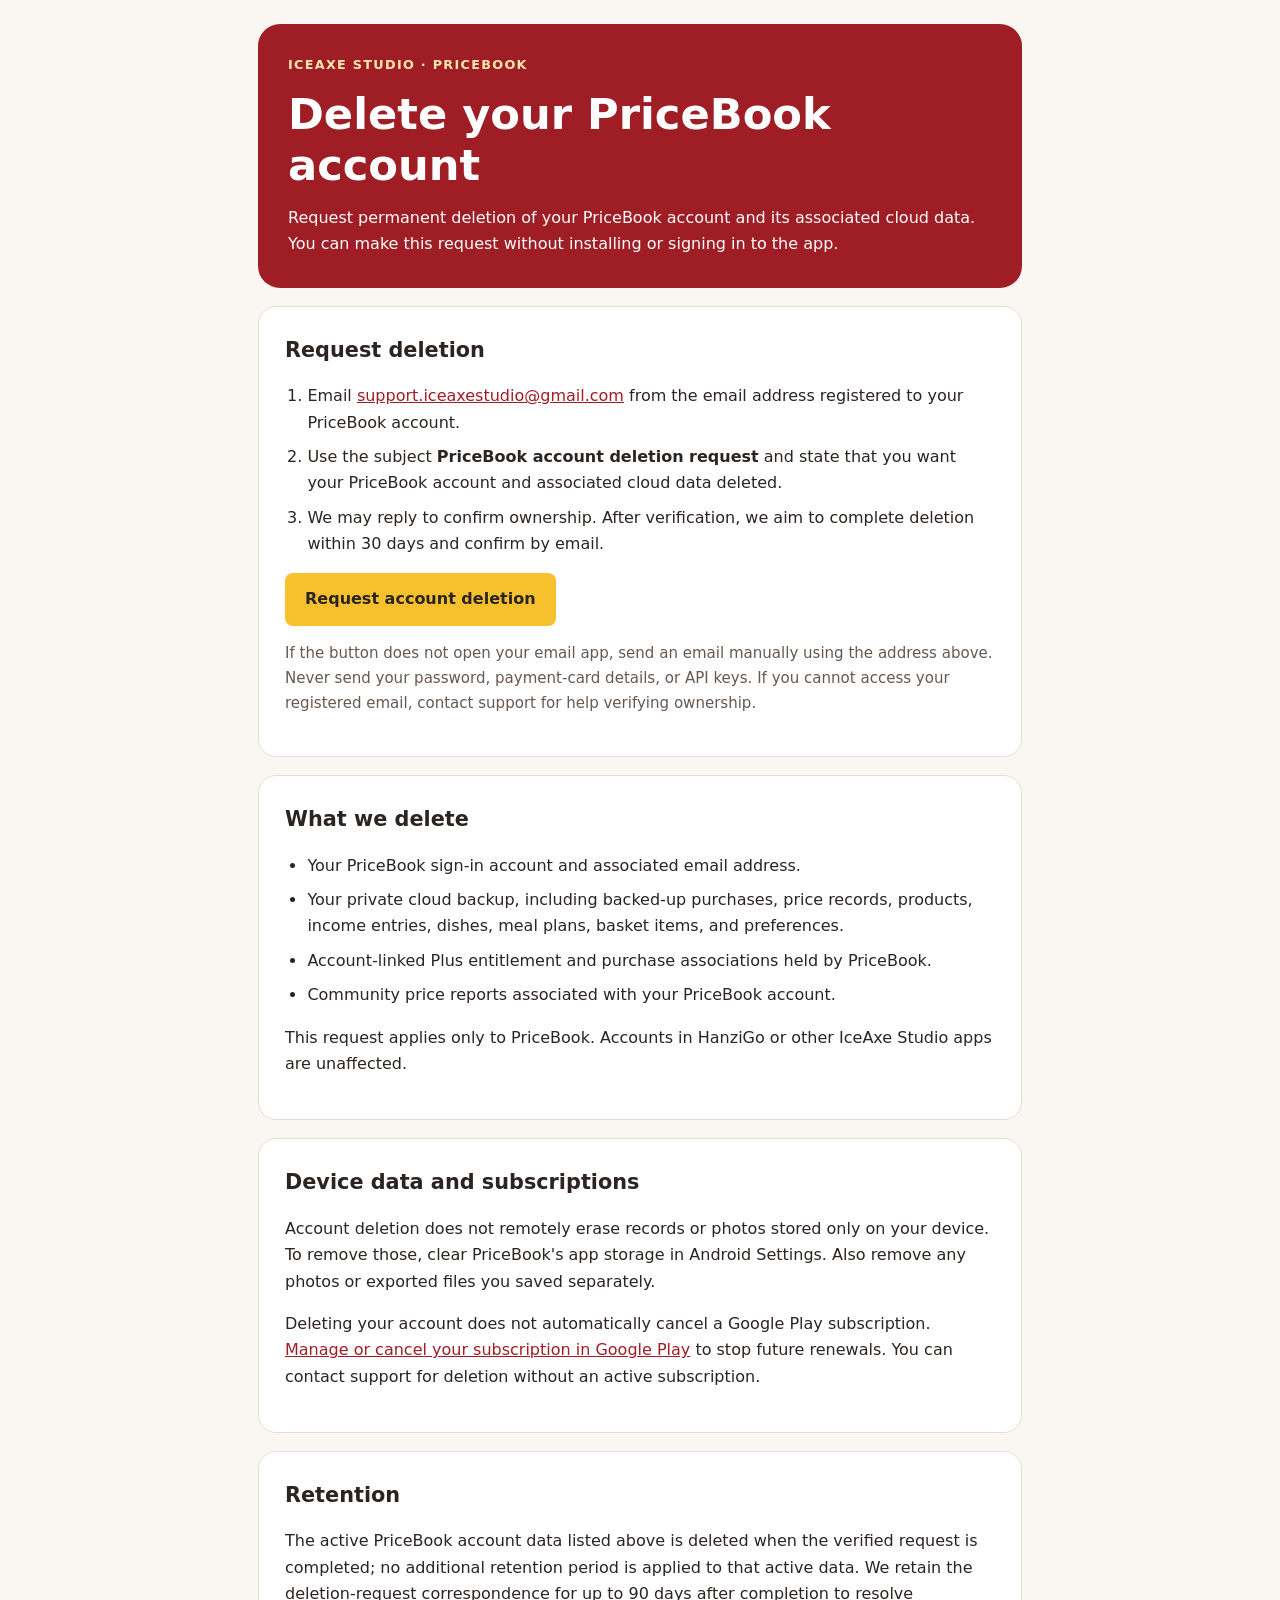
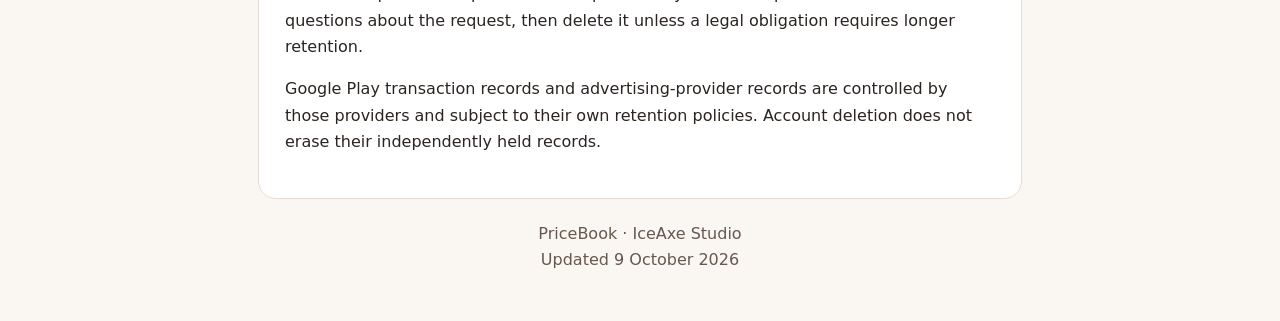
<file: pricebook/account-deletion/index.html>
<!doctype html>
<html lang="en">
<head>
<meta charset="utf-8">
<meta name="viewport" content="width=device-width,initial-scale=1">
<meta name="theme-color" content="#9F1D24">
<title>Delete your PriceBook account | IceAxe Studio</title>
<style>
:root{color-scheme:light;font-family:system-ui,-apple-system,Segoe UI,sans-serif;color:#2b2421;background:#faf7f3}*{box-sizing:border-box}body{margin:0;line-height:1.65}main{max-width:800px;margin:auto;padding:24px 18px 48px}header{background:#9f1d24;color:white;padding:30px;border-radius:22px}h1{font-size:clamp(1.9rem,5vw,2.7rem);line-height:1.18;margin:14px 0}header p{margin:0}.brand{font-weight:800;letter-spacing:.1em;font-size:.8rem;color:#ffe7ad}section{background:white;border:1px solid #e5ddd6;border-radius:18px;margin-top:18px;padding:26px}h2{font-size:1.3rem;margin:0 0 12px}li+li{margin-top:8px}ol,ul{padding-left:1.4em}a{color:#9f1d24;overflow-wrap:anywhere}.button{display:inline-block;background:#f6c12c;color:#2b2421;text-decoration:none;font-weight:800;padding:13px 20px;border-radius:8px}a:focus-visible{outline:3px solid #9f1d24;outline-offset:4px}.note{font-size:.94rem;color:#66584f}footer{padding-top:22px;color:#66584f;text-align:center}@media(max-width:500px){header,section{padding:22px}}
</style>
</head>
<body><main>
<header><div class="brand">ICEAXE STUDIO · PRICEBOOK</div><h1>Delete your PriceBook account</h1><p>Request permanent deletion of your PriceBook account and its associated cloud data. You can make this request without installing or signing in to the app.</p></header>
<section><h2>Request deletion</h2><ol>
<li>Email <a href="mailto:support.iceaxestudio@gmail.com">support.iceaxestudio@gmail.com</a> from the email address registered to your PriceBook account.</li>
<li>Use the subject <strong>PriceBook account deletion request</strong> and state that you want your PriceBook account and associated cloud data deleted.</li>
<li>We may reply to confirm ownership. After verification, we aim to complete deletion within 30 days and confirm by email.</li>
</ol><a class="button" href="mailto:support.iceaxestudio@gmail.com?subject=PriceBook%20account%20deletion%20request&amp;body=Please%20delete%20my%20PriceBook%20account%20and%20its%20associated%20cloud%20data.%20I%20am%20sending%20this%20request%20from%20my%20registered%20account%20email.">Request account deletion</a><p class="note">If the button does not open your email app, send an email manually using the address above. Never send your password, payment-card details, or API keys. If you cannot access your registered email, contact support for help verifying ownership.</p></section>
<section><h2>What we delete</h2><ul>
<li>Your PriceBook sign-in account and associated email address.</li>
<li>Your private cloud backup, including backed-up purchases, price records, products, income entries, dishes, meal plans, basket items, and preferences.</li>
<li>Account-linked Plus entitlement and purchase associations held by PriceBook.</li>
<li>Community price reports associated with your PriceBook account.</li>
</ul><p>This request applies only to PriceBook. Accounts in HanziGo or other IceAxe Studio apps are unaffected.</p></section>
<section><h2>Device data and subscriptions</h2><p>Account deletion does not remotely erase records or photos stored only on your device. To remove those, clear PriceBook's app storage in Android Settings. Also remove any photos or exported files you saved separately.</p><p>Deleting your account does not automatically cancel a Google Play subscription. <a href="https://play.google.com/store/account/subscriptions">Manage or cancel your subscription in Google Play</a> to stop future renewals. You can contact support for deletion without an active subscription.</p></section>
<section><h2>Retention</h2><p>The active PriceBook account data listed above is deleted when the verified request is completed; no additional retention period is applied to that active data. We retain the deletion-request correspondence for up to 90 days after completion to resolve questions about the request, then delete it unless a legal obligation requires longer retention.</p><p>Google Play transaction records and advertising-provider records are controlled by those providers and subject to their own retention policies. Account deletion does not erase their independently held records.</p></section>
<footer>PriceBook · IceAxe Studio<br>Updated 9 October 2026</footer>
</main></body></html>
</file>
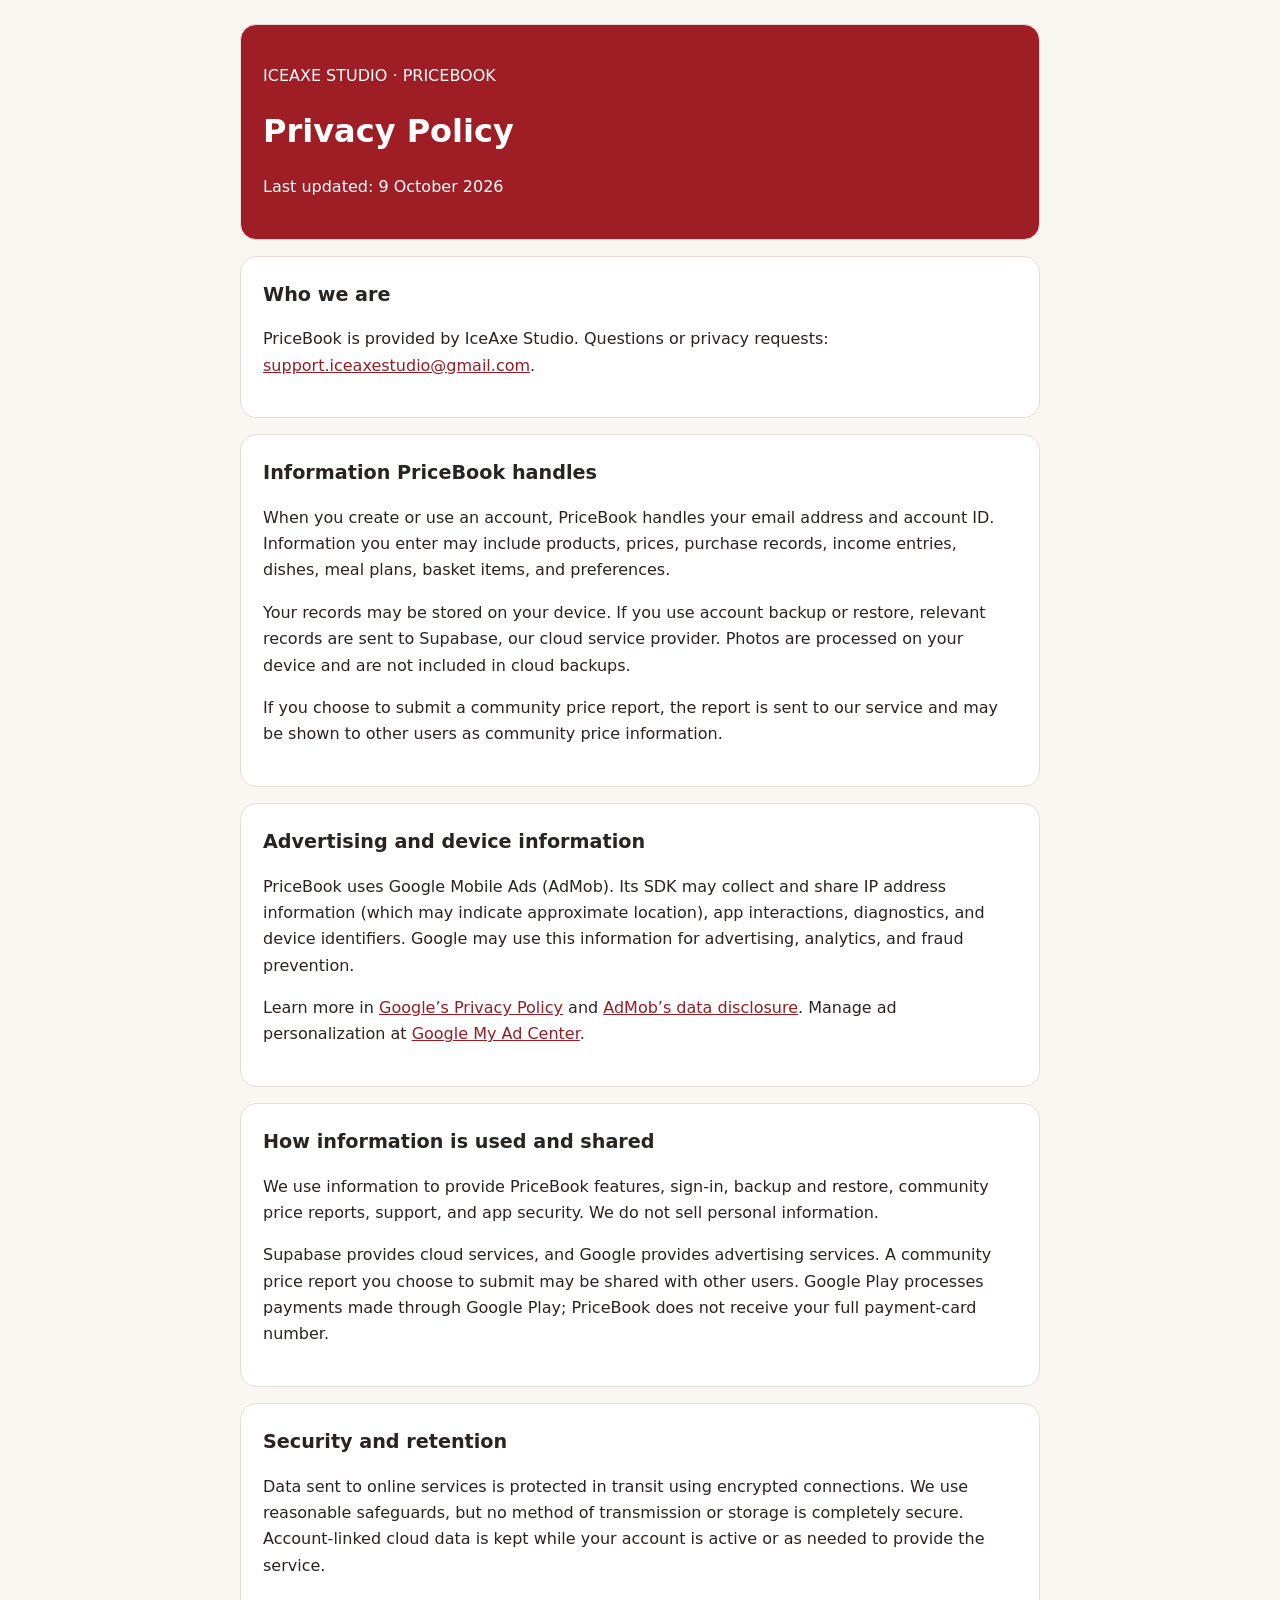
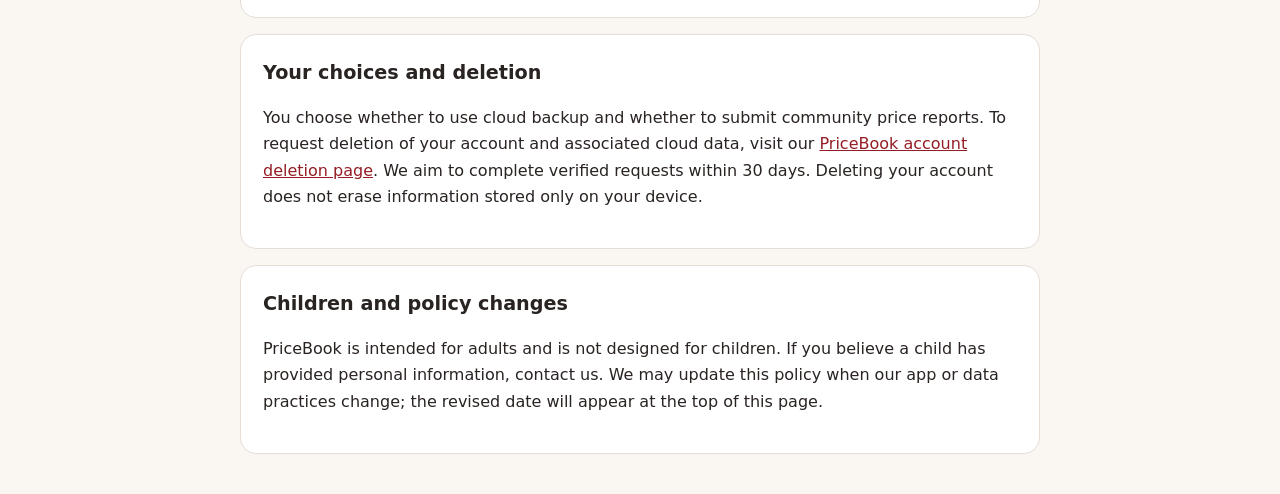
<file: pricebook/privacy-policy/index.html>
<!doctype html>
<html lang="en">
<head>
<meta charset="utf-8">
<meta name="viewport" content="width=device-width, initial-scale=1">
<title>PriceBook Privacy Policy | IceAxe Studio</title>
<style>
body{font:16px/1.65 system-ui,sans-serif;color:#292321;background:#faf7f3;margin:0}
main{max-width:800px;margin:auto;padding:24px 18px}
header,section{background:white;border:1px solid #e5ddd6;border-radius:16px;padding:22px;margin-bottom:16px}
header{background:#9f1d24;color:white}
h1{margin:4px 0}h2{font-size:1.2rem;margin:0 0 8px}
a{color:#941d25;overflow-wrap:anywhere}header a{color:#ffe7ad}
</style>
</head>
<body><main>
<header>
<p>ICEAXE STUDIO · PRICEBOOK</p>
<h1>Privacy Policy</h1>
<p>Last updated: 9 October 2026</p>
</header>

<section>
<h2>Who we are</h2>
<p>PriceBook is provided by IceAxe Studio. Questions or privacy requests: <a href="mailto:support.iceaxestudio@gmail.com">support.iceaxestudio@gmail.com</a>.</p>
</section>

<section>
<h2>Information PriceBook handles</h2>
<p>When you create or use an account, PriceBook handles your email address and account ID. Information you enter may include products, prices, purchase records, income entries, dishes, meal plans, basket items, and preferences.</p>
<p>Your records may be stored on your device. If you use account backup or restore, relevant records are sent to Supabase, our cloud service provider. Photos are processed on your device and are not included in cloud backups.</p>
<p>If you choose to submit a community price report, the report is sent to our service and may be shown to other users as community price information.</p>
</section>

<section>
<h2>Advertising and device information</h2>
<p>PriceBook uses Google Mobile Ads (AdMob). Its SDK may collect and share IP address information (which may indicate approximate location), app interactions, diagnostics, and device identifiers. Google may use this information for advertising, analytics, and fraud prevention.</p>
<p>Learn more in <a href="https://policies.google.com/privacy">Google’s Privacy Policy</a> and <a href="https://developers.google.com/admob/android/privacy/play-data-disclosure">AdMob’s data disclosure</a>. Manage ad personalization at <a href="https://myadcenter.google.com/">Google My Ad Center</a>.</p>
</section>

<section>
<h2>How information is used and shared</h2>
<p>We use information to provide PriceBook features, sign-in, backup and restore, community price reports, support, and app security. We do not sell personal information.</p>
<p>Supabase provides cloud services, and Google provides advertising services. A community price report you choose to submit may be shared with other users. Google Play processes payments made through Google Play; PriceBook does not receive your full payment-card number.</p>
</section>

<section>
<h2>Security and retention</h2>
<p>Data sent to online services is protected in transit using encrypted connections. We use reasonable safeguards, but no method of transmission or storage is completely secure. Account-linked cloud data is kept while your account is active or as needed to provide the service.</p>
</section>

<section>
<h2>Your choices and deletion</h2>
<p>You choose whether to use cloud backup and whether to submit community price reports. To request deletion of your account and associated cloud data, visit our <a href="https://iceaxestudio.github.io/pricebook/account-deletion/">PriceBook account deletion page</a>. We aim to complete verified requests within 30 days. Deleting your account does not erase information stored only on your device.</p>
</section>

<section>
<h2>Children and policy changes</h2>
<p>PriceBook is intended for adults and is not designed for children. If you believe a child has provided personal information, contact us. We may update this policy when our app or data practices change; the revised date will appear at the top of this page.</p>
</section>

</main></body></html>
</file>
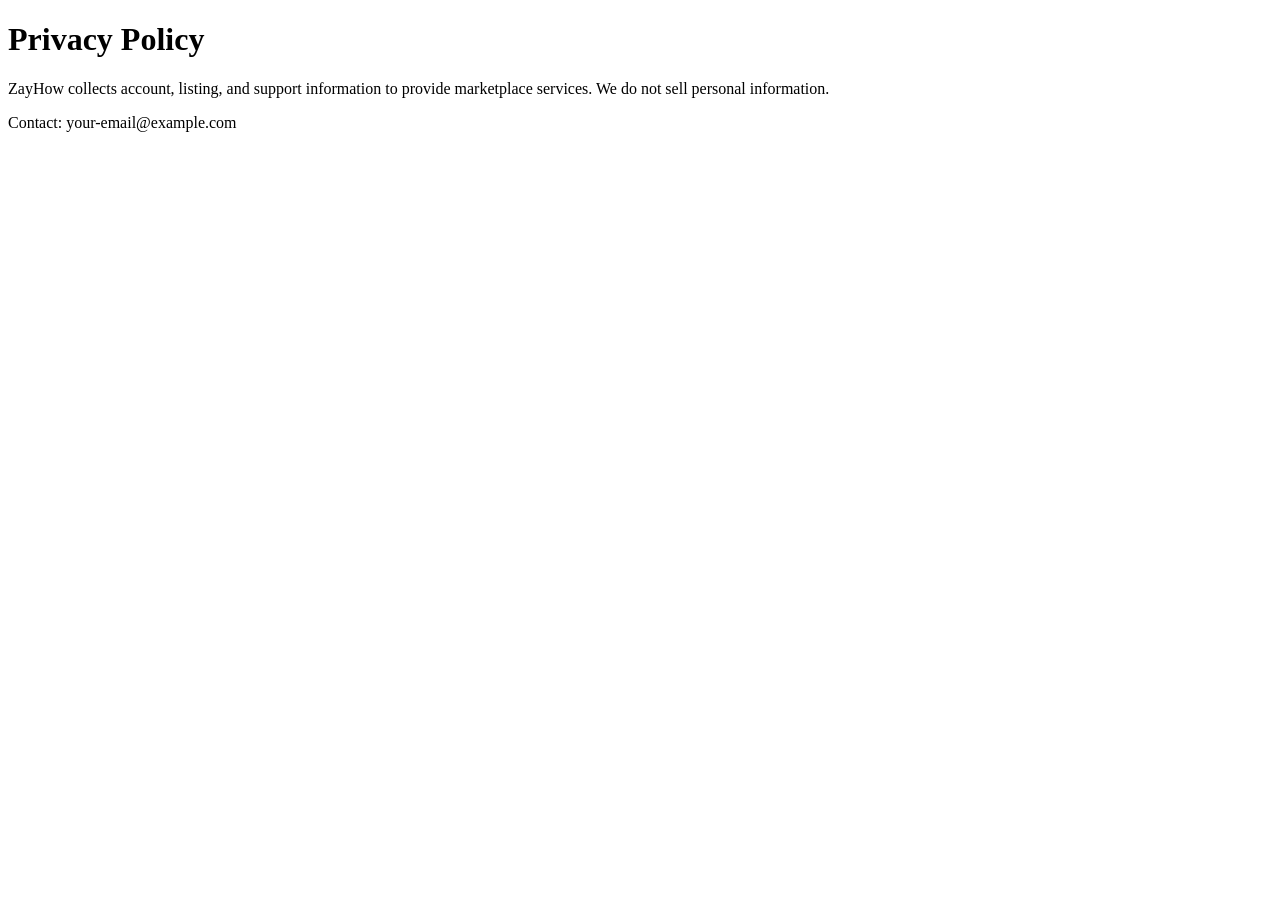
<file: privacy.html>
<!doctype html>
<html>
<head><title>ZayHow Privacy Policy</title></head>
<body>
<h1>Privacy Policy</h1>
<p>ZayHow collects account, listing, and support information to provide marketplace services. We do not sell personal information.</p>
<p>Contact: your-email@example.com</p>
</body>
</html>
</file>
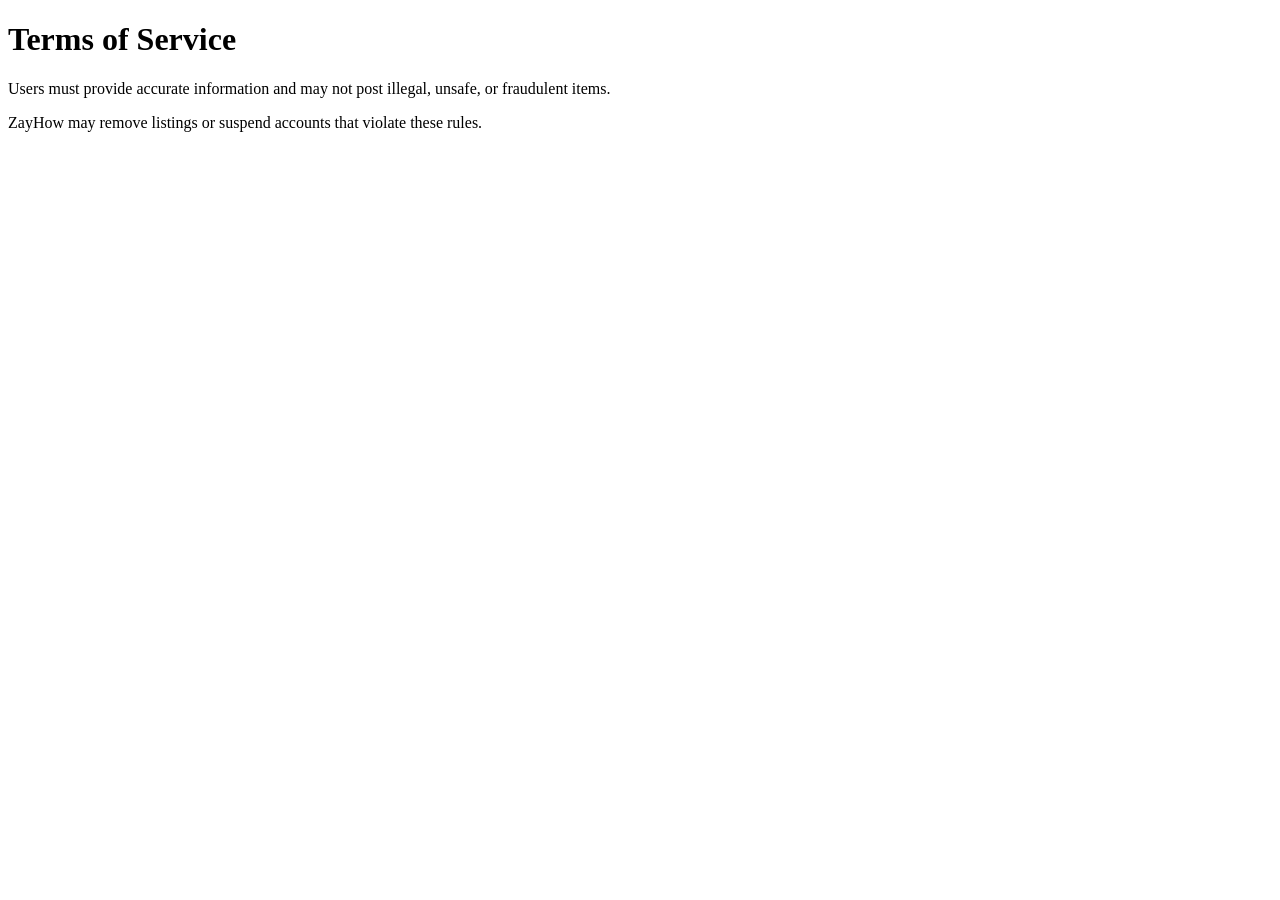
<file: terms.html>
<!doctype html>
<html>
<head><title>ZayHow Terms</title></head>
<body>
<h1>Terms of Service</h1>
<p>Users must provide accurate information and may not post illegal, unsafe, or fraudulent items.</p>
<p>ZayHow may remove listings or suspend accounts that violate these rules.</p>
</body>
</html>
</file>
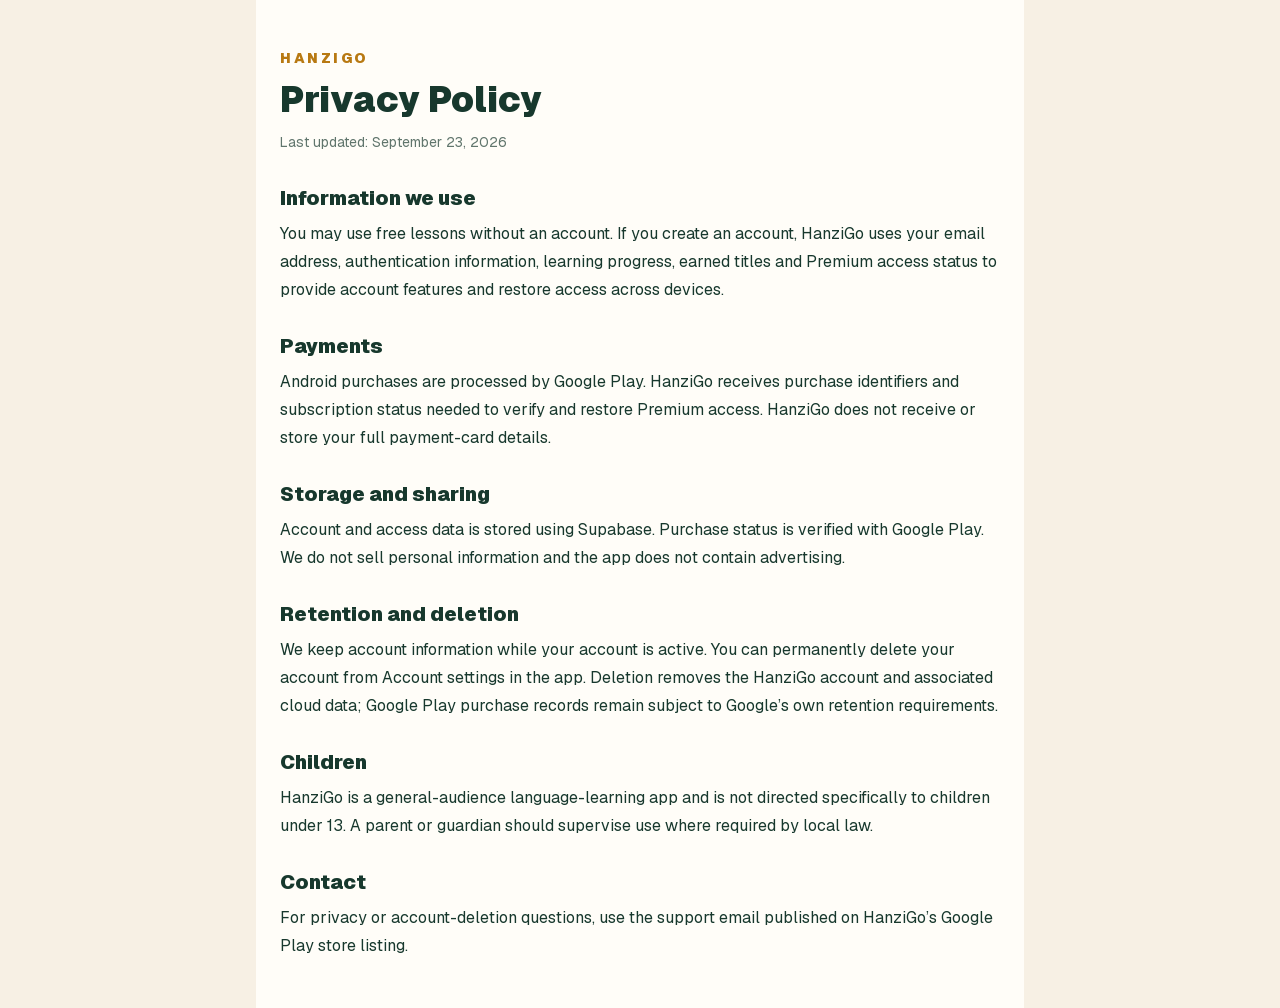
<file: hanzigo/privacy.html>
<!DOCTYPE html><html lang="en"><head><meta charSet="utf-8"/><meta name="viewport" content="width=device-width, initial-scale=1"/><link rel="stylesheet" href="/hanzigo/_next/static/css/index.BLP8loLt.css" data-rsc-css-href="/hanzigo/_next/static/css/index.BLP8loLt.css" data-precedence="vite-rsc/importer-resources"/><link rel="modulepreload" fetchPriority="low" href="/hanzigo/_next/static/chunks/index-DDDCmlrj.js"/><script src="/hanzigo/_next/static/chunks/rolldown-runtime-DAXTNgMK.js" type="module" async=""></script><script src="/hanzigo/_next/static/chunks/framework-CflYDzku.js" type="module" async=""></script><link rel="modulepreload" href="/hanzigo/_next/static/chunks/layout-segment-context-ZbepoIjk.js" crossorigin=""/><link rel="modulepreload" href="/hanzigo/_next/static/chunks/auth-provider-BfVkB3yS.js" crossorigin=""/><link rel="modulepreload" href="/hanzigo/_next/static/chunks/premium-provider-txLu0Kz2.js" crossorigin=""/><link rel="modulepreload" href="/hanzigo/_next/static/chunks/page-BMtiR38R.js" crossorigin=""/><title>HanziGo – Learn Chinese 汉字</title><meta name="description" content="Learn Chinese step by step with nine HZG levels, multilingual explanations, listening, reading, writing, grammar, and Fan Chinese."/><meta property="og:title" content="HanziGo – Learn Chinese"/><meta property="og:description" content="Nine levels of Chinese learning, from your first words to advanced skills."/><meta name="twitter:card" content="summary_large_image"/><meta name="twitter:title" content="HanziGo – Learn Chinese"/><meta name="twitter:description" content="Nine levels of Chinese learning, from your first words to advanced skills."/><link rel="canonical" href="https://iceaxestudio.github.io/hanzigo"/><script>Object.assign(((self[Symbol.for("vinext.navigationRuntime")]??={bootstrap:{routeManifest:null},functions:{}}).bootstrap.rsc??={rsc:[]}),{params:{},nav:{"pathname":"/privacy","searchParams":[]}})</script><link rel="modulepreload" href="/hanzigo/_next/static/chunks/index-DDDCmlrj.js" />
<link rel="preload" href="/hanzigo/_next/static/_vinext_fonts/geist-8ac0455e797f/geist-98bbbccb.woff2" as="font" type="font/woff2" crossorigin />
<link rel="preload" href="/hanzigo/_next/static/_vinext_fonts/geist-mono-00e989178794/geist-mono-013b2f2f.woff2" as="font" type="font/woff2" crossorigin />
<style data-vinext-fonts>/* cyrillic-ext */
@font-face {
  font-family: 'Geist';
  font-style: normal;
  font-weight: 100 900;
  font-display: swap;
  src: url(/hanzigo/_next/static/_vinext_fonts/geist-8ac0455e797f/geist-ff2310f5.woff2) format('woff2');
  unicode-range: U+0460-052F, U+1C80-1C8A, U+20B4, U+2DE0-2DFF, U+A640-A69F, U+FE2E-FE2F;
}
/* cyrillic */
@font-face {
  font-family: 'Geist';
  font-style: normal;
  font-weight: 100 900;
  font-display: swap;
  src: url(/hanzigo/_next/static/_vinext_fonts/geist-8ac0455e797f/geist-875ccdd4.woff2) format('woff2');
  unicode-range: U+0301, U+0400-045F, U+0490-0491, U+04B0-04B1, U+2116;
}
/* vietnamese */
@font-face {
  font-family: 'Geist';
  font-style: normal;
  font-weight: 100 900;
  font-display: swap;
  src: url(/hanzigo/_next/static/_vinext_fonts/geist-8ac0455e797f/geist-52306abf.woff2) format('woff2');
  unicode-range: U+0102-0103, U+0110-0111, U+0128-0129, U+0168-0169, U+01A0-01A1, U+01AF-01B0, U+0300-0301, U+0303-0304, U+0308-0309, U+0323, U+0329, U+1EA0-1EF9, U+20AB;
}
/* latin-ext */
@font-face {
  font-family: 'Geist';
  font-style: normal;
  font-weight: 100 900;
  font-display: swap;
  src: url(/hanzigo/_next/static/_vinext_fonts/geist-8ac0455e797f/geist-001175b1.woff2) format('woff2');
  unicode-range: U+0100-02BA, U+02BD-02C5, U+02C7-02CC, U+02CE-02D7, U+02DD-02FF, U+0304, U+0308, U+0329, U+1D00-1DBF, U+1E00-1E9F, U+1EF2-1EFF, U+2020, U+20A0-20AB, U+20AD-20C0, U+2113, U+2C60-2C7F, U+A720-A7FF;
}
/* latin */
@font-face {
  font-family: 'Geist';
  font-style: normal;
  font-weight: 100 900;
  font-display: swap;
  src: url(/hanzigo/_next/static/_vinext_fonts/geist-8ac0455e797f/geist-98bbbccb.woff2) format('woff2');
  unicode-range: U+0000-00FF, U+0131, U+0152-0153, U+02BB-02BC, U+02C6, U+02DA, U+02DC, U+0304, U+0308, U+0329, U+2000-206F, U+20AC, U+2122, U+2191, U+2193, U+2212, U+2215, U+FEFF, U+FFFD;
}

@font-face {
  font-family: 'Geist Fallback';
  src: local("Arial");
  ascent-override: 95.94%;
  descent-override: 28.16%;
  line-gap-override: 0.00%;
  size-adjust: 104.76%;
}

.__font_geist_0p5vxvw { font-family: 'Geist', 'Geist Fallback'; font-style: normal; }

.__variable_geist_0p5vxvw { --font-geist-sans: 'Geist', 'Geist Fallback'; }

/* cyrillic-ext */
@font-face {
  font-family: 'Geist Mono';
  font-style: normal;
  font-weight: 100 900;
  font-display: swap;
  src: url(/hanzigo/_next/static/_vinext_fonts/geist-mono-00e989178794/geist-mono-f6b33328.woff2) format('woff2');
  unicode-range: U+0460-052F, U+1C80-1C8A, U+20B4, U+2DE0-2DFF, U+A640-A69F, U+FE2E-FE2F;
}
/* cyrillic */
@font-face {
  font-family: 'Geist Mono';
  font-style: normal;
  font-weight: 100 900;
  font-display: swap;
  src: url(/hanzigo/_next/static/_vinext_fonts/geist-mono-00e989178794/geist-mono-44e03052.woff2) format('woff2');
  unicode-range: U+0301, U+0400-045F, U+0490-0491, U+04B0-04B1, U+2116;
}
/* symbols2 */
@font-face {
  font-family: 'Geist Mono';
  font-style: normal;
  font-weight: 100 900;
  font-display: swap;
  src: url(/hanzigo/_next/static/_vinext_fonts/geist-mono-00e989178794/geist-mono-0638449e.woff2) format('woff2');
  unicode-range: U+2000-2001, U+2004-2008, U+200A, U+23B8-23BD, U+2500-259F;
}
/* vietnamese */
@font-face {
  font-family: 'Geist Mono';
  font-style: normal;
  font-weight: 100 900;
  font-display: swap;
  src: url(/hanzigo/_next/static/_vinext_fonts/geist-mono-00e989178794/geist-mono-971fb274.woff2) format('woff2');
  unicode-range: U+0102-0103, U+0110-0111, U+0128-0129, U+0168-0169, U+01A0-01A1, U+01AF-01B0, U+0300-0301, U+0303-0304, U+0308-0309, U+0323, U+0329, U+1EA0-1EF9, U+20AB;
}
/* latin-ext */
@font-face {
  font-family: 'Geist Mono';
  font-style: normal;
  font-weight: 100 900;
  font-display: swap;
  src: url(/hanzigo/_next/static/_vinext_fonts/geist-mono-00e989178794/geist-mono-44745446.woff2) format('woff2');
  unicode-range: U+0100-02BA, U+02BD-02C5, U+02C7-02CC, U+02CE-02D7, U+02DD-02FF, U+0304, U+0308, U+0329, U+1D00-1DBF, U+1E00-1E9F, U+1EF2-1EFF, U+2020, U+20A0-20AB, U+20AD-20C0, U+2113, U+2C60-2C7F, U+A720-A7FF;
}
/* latin */
@font-face {
  font-family: 'Geist Mono';
  font-style: normal;
  font-weight: 100 900;
  font-display: swap;
  src: url(/hanzigo/_next/static/_vinext_fonts/geist-mono-00e989178794/geist-mono-013b2f2f.woff2) format('woff2');
  unicode-range: U+0000-00FF, U+0131, U+0152-0153, U+02BB-02BC, U+02C6, U+02DA, U+02DC, U+0304, U+0308, U+0329, U+2000-206F, U+20AC, U+2122, U+2191, U+2193, U+2212, U+2215, U+FEFF, U+FFFD;
}

@font-face {
  font-family: 'Geist Mono Fallback';
  src: local("Arial");
  ascent-override: 74.67%;
  descent-override: 21.92%;
  line-gap-override: 0.00%;
  size-adjust: 134.59%;
}

.__font_geist_mono_0ultomb { font-family: 'Geist Mono', 'Geist Mono Fallback'; font-style: normal; }

.__variable_geist_mono_0ultomb { --font-geist-mono: 'Geist Mono', 'Geist Mono Fallback'; }
</style>
</head><body class="__variable_geist_0p5vxvw __variable_geist_mono_0ultomb antialiased"><main class="mx-auto min-h-screen max-w-3xl bg-[#fffdf8] px-6 py-12 text-[#17382d]"><p class="text-sm font-black uppercase tracking-[.18em] text-[#b87912]">HanziGo</p><h1 class="mt-3 text-4xl font-black">Privacy Policy</h1><p class="mt-3 text-sm text-[#60756c]">Last updated: September 23, 2026</p><div class="mt-8 space-y-7 leading-7"><section><h2 class="text-xl font-black">Information we use</h2><p class="mt-2">You may use free lessons without an account. If you create an account, HanziGo uses your email address, authentication information, learning progress, earned titles and Premium access status to provide account features and restore access across devices.</p></section><section><h2 class="text-xl font-black">Payments</h2><p class="mt-2">Android purchases are processed by Google Play. HanziGo receives purchase identifiers and subscription status needed to verify and restore Premium access. HanziGo does not receive or store your full payment-card details.</p></section><section><h2 class="text-xl font-black">Storage and sharing</h2><p class="mt-2">Account and access data is stored using Supabase. Purchase status is verified with Google Play. We do not sell personal information and the app does not contain advertising.</p></section><section><h2 class="text-xl font-black">Retention and deletion</h2><p class="mt-2">We keep account information while your account is active. You can permanently delete your account from Account settings in the app. Deletion removes the HanziGo account and associated cloud data; Google Play purchase records remain subject to Google’s own retention requirements.</p></section><section><h2 class="text-xl font-black">Children</h2><p class="mt-2">HanziGo is a general-audience language-learning app and is not directed specifically to children under 13. A parent or guardian should supervise use where required by local law.</p></section><section><h2 class="text-xl font-black">Contact</h2><p class="mt-2">For privacy or account-deletion questions, use the support email published on HanziGo’s Google Play store listing.</p></section></div></main><script type="module" src="/hanzigo/_next/static/chunks/index-DDDCmlrj.js" id="_R_" async=""></script><script>((self[Symbol.for("vinext.navigationRuntime")]??={bootstrap:{routeManifest:null},functions:{}}).bootstrap.rsc??={rsc:[]}).rsc.push("2:I[\"d3e49f7d02a9\",[],\"AuthProvider\",1]\n")</script><script>((self[Symbol.for("vinext.navigationRuntime")]??={bootstrap:{routeManifest:null},functions:{}}).bootstrap.rsc??={rsc:[]}).rsc.push("3:I[\"1dbfa8d3489f\",[],\"PremiumProvider\",1]\n")</script><script>((self[Symbol.for("vinext.navigationRuntime")]??={bootstrap:{routeManifest:null},functions:{}}).bootstrap.rsc??={rsc:[]}).rsc.push("4:I[\"8c0f216c4604\",[],\"Children\",1]\n")</script><script>((self[Symbol.for("vinext.navigationRuntime")]??={bootstrap:{routeManifest:null},functions:{}}).bootstrap.rsc??={rsc:[]}).rsc.push("5:I[\"593f344dc510\",[],\"GlobalErrorBoundary\",1]\n")</script><script>((self[Symbol.for("vinext.navigationRuntime")]??={bootstrap:{routeManifest:null},functions:{}}).bootstrap.rsc??={rsc:[]}).rsc.push("6:I[\"0b874ad30386\",[],\"default\",1]\n")</script><script>((self[Symbol.for("vinext.navigationRuntime")]??={bootstrap:{routeManifest:null},functions:{}}).bootstrap.rsc??={rsc:[]}).rsc.push("7:I[\"593f344dc510\",[],\"ErrorBoundary\",1]\n")</script><script>((self[Symbol.for("vinext.navigationRuntime")]??={bootstrap:{routeManifest:null},functions:{}}).bootstrap.rsc??={rsc:[]}).rsc.push("8:I[\"15c18cfaeeff\",[],\"LayoutSegmentProvider\",1]\n")</script><script>((self[Symbol.for("vinext.navigationRuntime")]??={bootstrap:{routeManifest:null},functions:{}}).bootstrap.rsc??={rsc:[]}).rsc.push("9:I[\"8c0f216c4604\",[],\"Slot\",1]\n")</script><script>((self[Symbol.for("vinext.navigationRuntime")]??={bootstrap:{routeManifest:null},functions:{}}).bootstrap.rsc??={rsc:[]}).rsc.push("a:I[\"593f344dc510\",[],\"NotFoundBoundary\",1]\n")</script><script>((self[Symbol.for("vinext.navigationRuntime")]??={bootstrap:{routeManifest:null},functions:{}}).bootstrap.rsc??={rsc:[]}).rsc.push("b:I[\"9276801271d6\",[],\"AppRouterScrollTarget\",1]\n")</script><script>((self[Symbol.for("vinext.navigationRuntime")]??={bootstrap:{routeManifest:null},functions:{}}).bootstrap.rsc??={rsc:[]}).rsc.push("c:I[\"593f344dc510\",[],\"RedirectBoundary\",1]\n")</script><script>((self[Symbol.for("vinext.navigationRuntime")]??={bootstrap:{routeManifest:null},functions:{}}).bootstrap.rsc??={rsc:[]}).rsc.push(":HL[\"/hanzigo/_next/static/css/index.BLP8loLt.css\",\"style\"     ]\n")</script><script>((self[Symbol.for("vinext.navigationRuntime")]??={bootstrap:{routeManifest:null},functions:{}}).bootstrap.rsc??={rsc:[]}).rsc.push("0:{\"page:/privacy\":\"$L1\",\"layout:/\":[[[\"$\",\"link\",\"css:/hanzigo/_next/static/css/index.BLP8loLt.css\",{\"rel\":\"stylesheet\",\"precedence\":\"vite-rsc/importer-resources\",\"href\":\"/hanzigo/_next/static/css/index.BLP8loLt.css\",\"data-rsc-css-href\":\"/hanzigo/_next/static/css/index.BLP8loLt.css\"}],\"$undefined\"],[\"$\",\"html\",null,{\"lang\":\"en\",\"children\":[\"$\",\"body\",null,{\"className\":\"__variable_geist_0p5vxvw __variable_geist_mono_0ultomb antialiased\",\"children\":[\"$\",\"$L2\",null,{\"children\":[\"$\",\"$L3\",null,{\"children\":[\"$\",\"$L4\",null,{}]}]}]}]}]],\"route:/privacy\":[[[\"$\",\"meta\",null,{\"charSet\":\"utf-8\"}],[[\"$\",\"title\",\"0\",{\"children\":\"HanziGo – Learn Chinese 汉字\"}],[\"$\",\"meta\",\"1\",{\"name\":\"description\",\"content\":\"Learn Chinese step by step with nine HZG levels, multilingual explanations, listening, reading, writing, grammar, and Fan Chinese.\"}],[\"$\",\"meta\",\"2\",{\"property\":\"og:title\",\"content\":\"HanziGo – Learn Chinese\"}],[\"$\",\"meta\",\"3\",{\"property\":\"og:description\",\"content\":\"Nine levels of Chinese learning, from your first words to advanced skills.\"}],[\"$\",\"meta\",\"4\",{\"name\":\"twitter:card\",\"content\":\"summary_large_image\"}],[\"$\",\"meta\",\"5\",{\"name\":\"twitter:title\",\"content\":\"HanziGo – Learn Chinese\"}],[\"$\",\"meta\",\"6\",{\"name\":\"twitter:description\",\"content\":\"Nine levels of Chinese learning, from your first words to advanced skills.\"}],[\"$\",\"link\",\"7\",{\"rel\":\"canonical\",\"href\":\"https://iceaxestudio.github.io/hanzigo\"}]],[[\"$\",\"meta\",\"0\",{\"name\":\"viewport\",\"content\":\"width=device-width, initial-scale=1\"}]]],[\"$\",\"$L5\",null,{\"fallback\":\"$6\",\"children\":[\"$\",\"$L7\",null,{\"fallback\":\"$6\",\"children\":[\"$\",\"$L8\",null,{\"providerId\":\"layout:/\",\"segmentMap\":{\"children\":[\"privacy\"]},\"children\":[\"$\",\"$L9\",null,{\"id\":\"layout:/\",\"parallelSlots\":\"$undefined\",\"children\":[\"$\",\"$La\",null,{\"resetKey\":\"privacy\",\"fallback\":[[\"$\",\"title\",null,{\"children\":\"404: This page could not be found.\"}],[\"$\",\"div\",null,{\"style\":{\"fontFamily\":\"system-ui,\\\"Segoe UI\\\",Roboto,Helvetica,Arial,sans-serif,\\\"Apple Color Emoji\\\",\\\"Segoe UI Emoji\\\"\",\"height\":\"100vh\",\"textAlign\":\"center\",\"display\":\"flex\",\"flexDirection\":\"column\",\"alignItems\":\"center\",\"justifyContent\":\"center\"},\"children\":[\"$\",\"div\",null,{\"children\":[[\"$\",\"style\",null,{\"dangerouslySetInnerHTML\":{\"__html\":\"body{color:#000;background:#fff;margin:0}.next-error-h1{border-right:1px solid rgba(0,0,0,.3)}@media (prefers-color-scheme:dark){body{color:#fff;background:#000}.next-error-h1{border-right:1px solid rgba(255,255,255,.3)}}\"}}],[\"$\",\"h1\",null,{\"className\":\"next-error-h1\",\"style\":{\"display\":\"inline-block\",\"margin\":\"0 20px 0 0\",\"padding\":\"0 23px 0 0\",\"fontSize\":24,\"fontWeight\":500,\"verticalAlign\":\"top\",\"lineHeight\":\"49px\"},\"children\":404}],[\"$\",\"div\",null,{\"style\":{\"display\":\"inline-block\"},\"children\":[\"$\",\"h2\",null,{\"style\":{\"fontSize\":14,\"fontWeight\":400,\"lineHeight\":\"49px\",\"margin\":0},\"children\":\"This page could not be found.\"}]}]]}]}]],\"children\":[\"$\",\"$Lb\",null,{\"children\":[\"$\",\"$Lc\",null,{\"children\":[[\"$\",\"$L8\",null,{\"providerId\":\"page:/privacy\",\"segmentMap\":{\"children\":[\"__PAGE__\"]},\"children\":[\"$\",\"$L9\",null,{\"id\":\"page:/privacy\"}]}],null]}]}]}]}]}]}]}],null,null],\"__route\":\"route:/privacy\",\"__interceptionContext\":null,\"__layoutIds\":[\"layout:/\"],\"__rootLayout\":\"/\",\"__bfcacheSegmentIdentities\":{\"layout:/\":\"[\\\"layout\\\",\\\"layout:/\\\",\\\"root-boundary:/\\\",\\\"\\\"]\",\"page:/privacy\":\"[\\\"page\\\",\\\"page:/privacy\\\",\\\"root-boundary:/\\\",\\\"[\\\\\\\"privacy\\\\\\\"]\\\"]\"},\"__srcPage\":[\"privacy\",\"page\"],\"__layoutFlags\":{\"layout:/\":\"s\"},\"__artifactCompatibility\":{\"schemaVersion\":1,\"graphVersion\":\"app-route-graph:cafd66b895952518\",\"deploymentVersion\":\"1659340a-4e4e-406b-96bf-948856e01e0f\",\"appElementsSchemaVersion\":1,\"rscPayloadSchemaVersion\":1,\"rootBoundaryId\":\"/\",\"renderEpoch\":null}}\n")</script><script>((self[Symbol.for("vinext.navigationRuntime")]??={bootstrap:{routeManifest:null},functions:{}}).bootstrap.rsc??={rsc:[]}).rsc.push("d:I[\"698a88ada8f6\",[],\"default\",1]\n")</script><script>((self[Symbol.for("vinext.navigationRuntime")]??={bootstrap:{routeManifest:null},functions:{}}).bootstrap.rsc??={rsc:[]}).rsc.push("1:[\"$\",\"$Ld\",null,{\"params\":\"$@e\",\"searchParams\":\"$@f\"}]\n")</script><script>((self[Symbol.for("vinext.navigationRuntime")]??={bootstrap:{routeManifest:null},functions:{}}).bootstrap.rsc??={rsc:[]}).rsc.push("e:{}\n")</script><script>((self[Symbol.for("vinext.navigationRuntime")]??={bootstrap:{routeManifest:null},functions:{}}).bootstrap.rsc??={rsc:[]}).rsc.push("f:{}\n")</script><script>Object.assign(((self[Symbol.for("vinext.navigationRuntime")]??={bootstrap:{routeManifest:null},functions:{}}).bootstrap.rsc??={rsc:[]}),{"initialCacheKind":"dynamic"});((self[Symbol.for("vinext.navigationRuntime")]??={bootstrap:{routeManifest:null},functions:{}}).bootstrap.rsc??={rsc:[]}).done=true</script></body></html>
</file>
